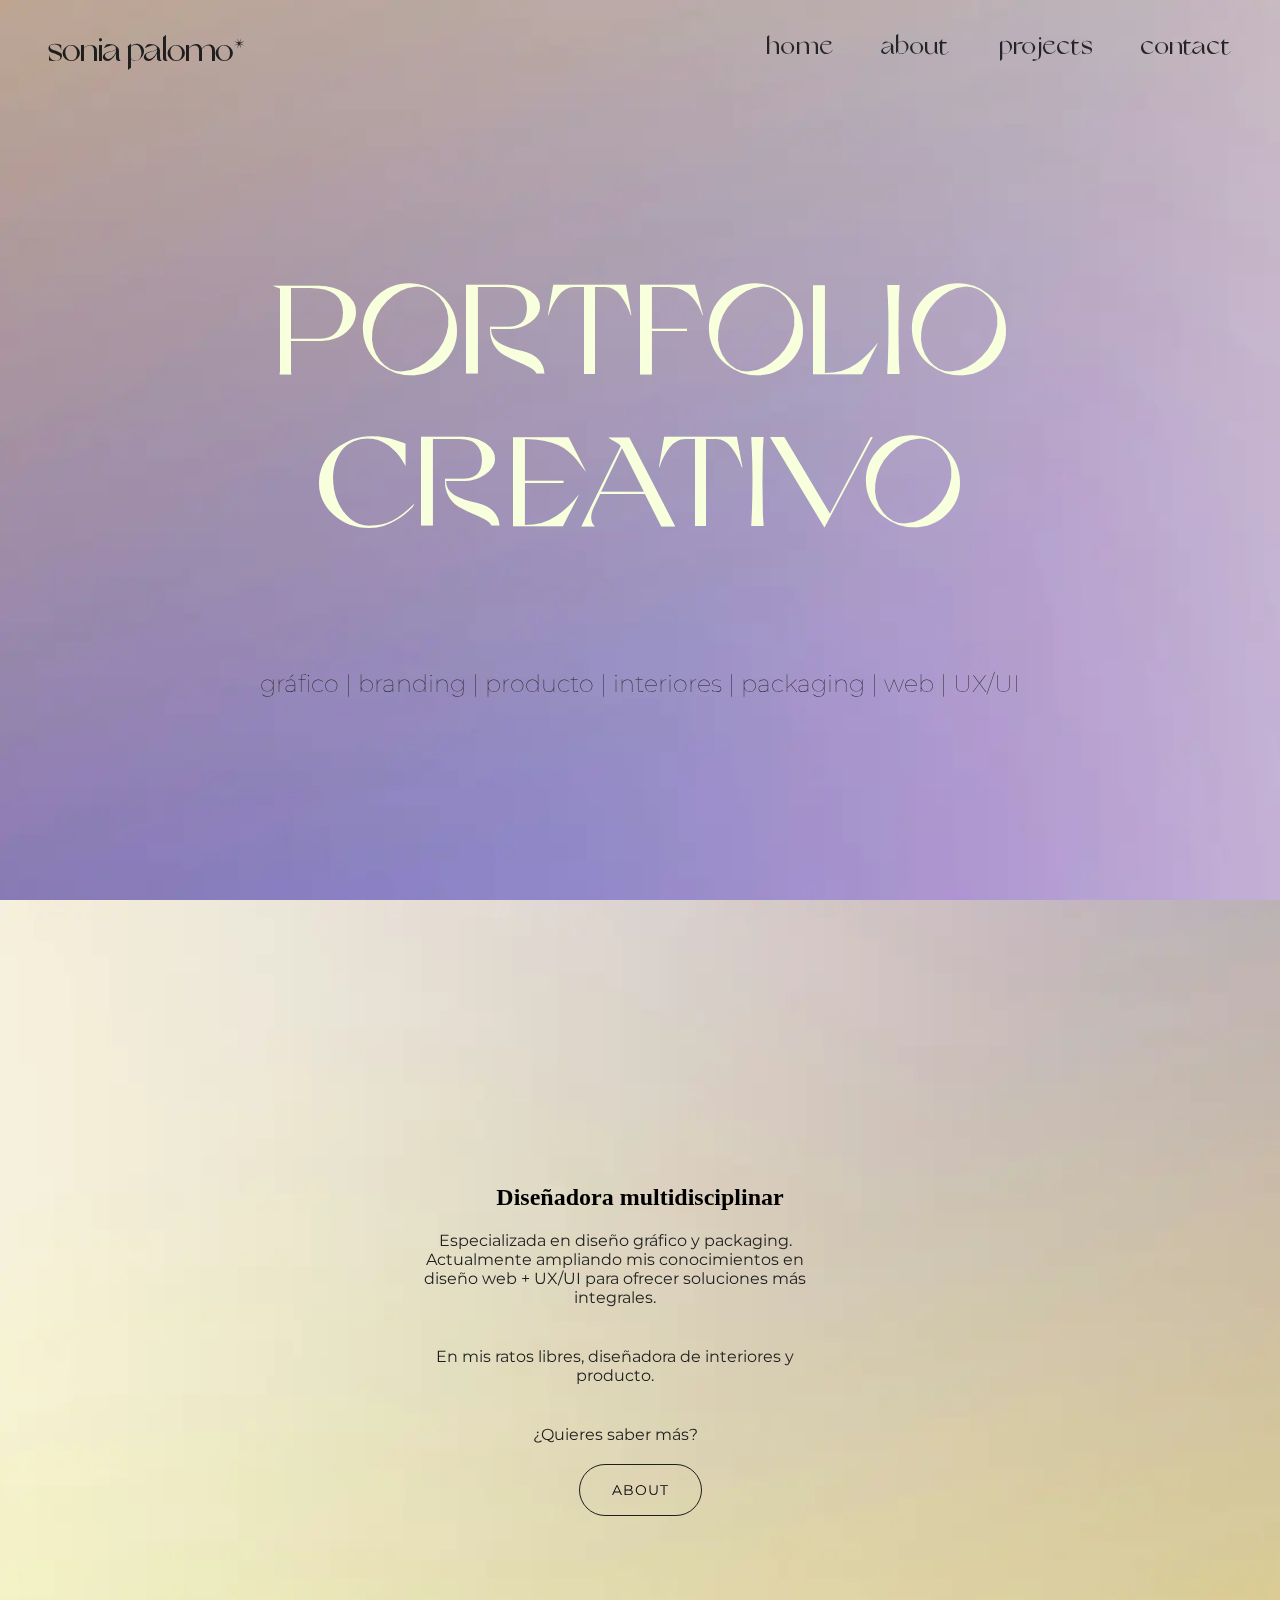
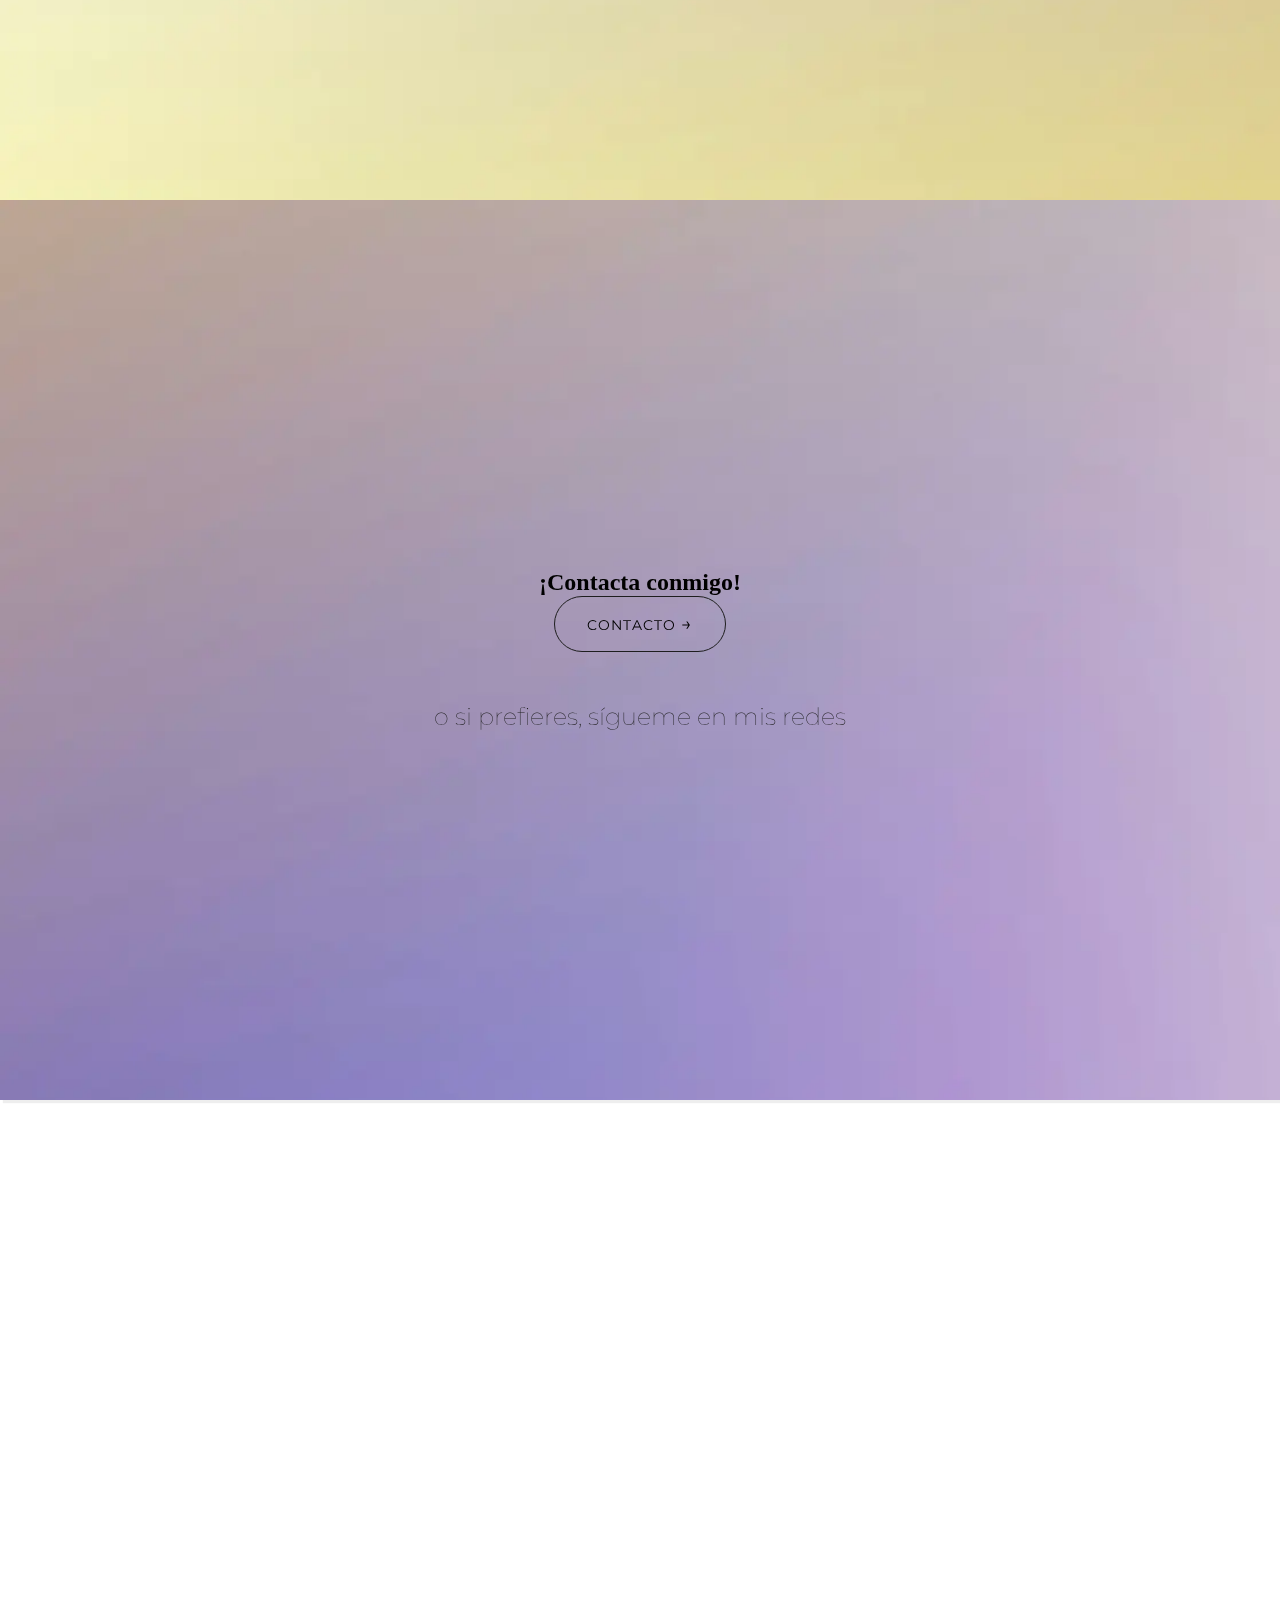
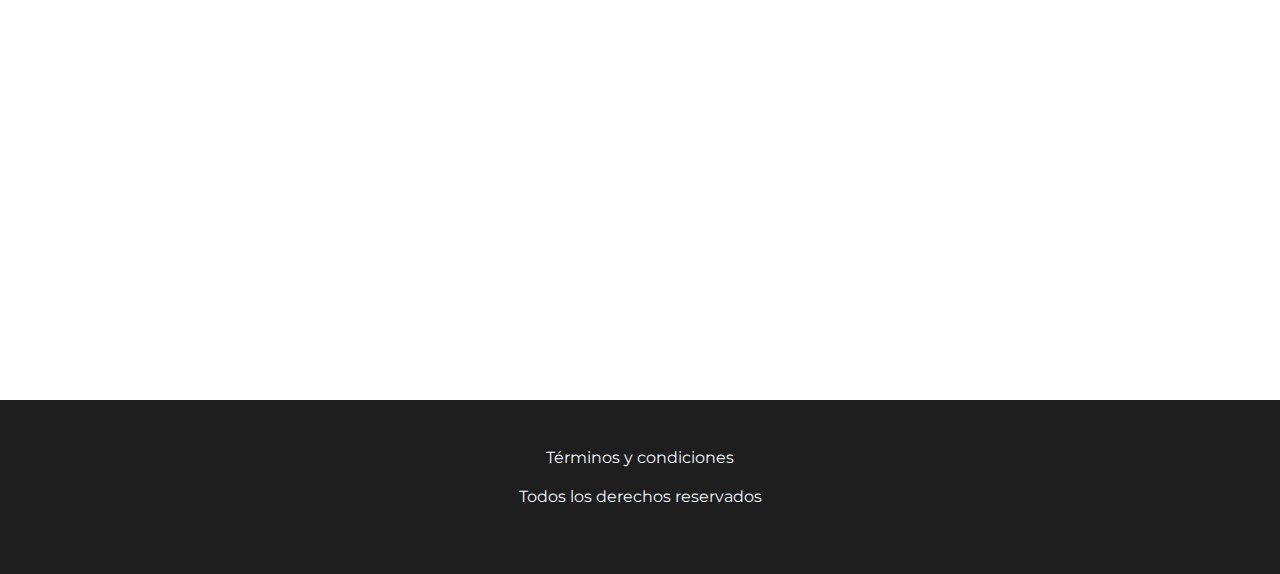
<file: index.html>
<!DOCTYPE html>
<html lang="es">

<head>
    <meta charset="UTF-8">
    <meta name="viewport" content="width=device-width, initial-scale=1.0">
    <title>Portfolio</title>

    <!-- google fonts -->

    <link rel="preconnect" href="https://fonts.googleapis.com">
    <link rel="preconnect" href="https://fonts.gstatic.com" crossorigin>
    <link href="https://fonts.googleapis.com/css2?family=Montserrat:ital,wght@0,100..900;1,100..900&display=swap"
        rel="stylesheet">

    <!-- google icons -->
    <link rel="stylesheet"
        href="https://fonts.googleapis.com/css2?family=Material+Symbols+Outlined:opsz,wght,FILL,GRAD@24,400,0,0&icon_names=menu" />
    <link rel="stylesheet" href="https://fonts.googleapis.com/css2?family=Material+Symbols+Outlined&display=swap" />



    <!-- css styles -->
    <link rel="stylesheet" href="./css/reset.css">
    <link rel="stylesheet" href="./css/style.css">


    <!-- javascript -->
    <script defer src="./js/script.js"></script>
</head>

<body>

    <header class="Header">

        <a class="Header-logo" href="./index.html">sonia palomo*</a>

        <span class="Header-menuBtn material-symbols-outlined" id="menuBtn">
            menu
        </span>


        <ul class="Header-menuNav">
            <li><a href="./index.html">home</a></li>
            <li><a href="./about.html">about</a></li>
            <li><a href="./projects.html">projects</a></li>
            <li><a href="./contact.html">contact</a></li>
        </ul>

    </header>

    <main>

        <div class="Wrapper">
            <section class="Section Section--hero">

               

                <h1 class="Section-title Section-title--bigger">PORTFOLIO <span style="font-size: 24px;"></span>CREATIVO</h1>
                <h2 class="Section-subtitle">gráfico | branding | producto | interiores | packaging | web | UX/UI</h2>

            </section>

            <section class="Section Section--intro">
                <h2 class="Section-title--wrap">Diseñadora multidisciplinar </h2>
                    <div class="Section-info">
                        <p>Especializada en diseño gráfico y packaging. Actualmente ampliando mis conocimientos en
                            diseño web  +  UX/UI para ofrecer
                            soluciones más integrales.</p>
                        <p> En mis ratos libres, diseñadora de interiores y producto.</p>
                        <p> ¿Quieres saber más?</p>

                    </div>

                    <button class="Btn"><a href="./about.html">ABOUT</a></button>
            </section>

            <section class="Section">
                <h2 class="Section-title--wrap">¡Contacta conmigo!</h2>
                
                    <button class="Btn"><a href="./contact.html">CONTACTO <span style="font-size: 18px;">→</span></a></button>

                    <h3 class="Section-subtitle">o si prefieres, sígueme en mis redes</h3>
                    <div class="Redes-container">
                        
                    </div>
            </section>
        </div>
    </main>

    <footer>
        <a href="./terminosycondiciones.html">Términos y condiciones</a>
        <p>Todos los derechos reservados</p>
    </footer>

</body>

</html>
</file>
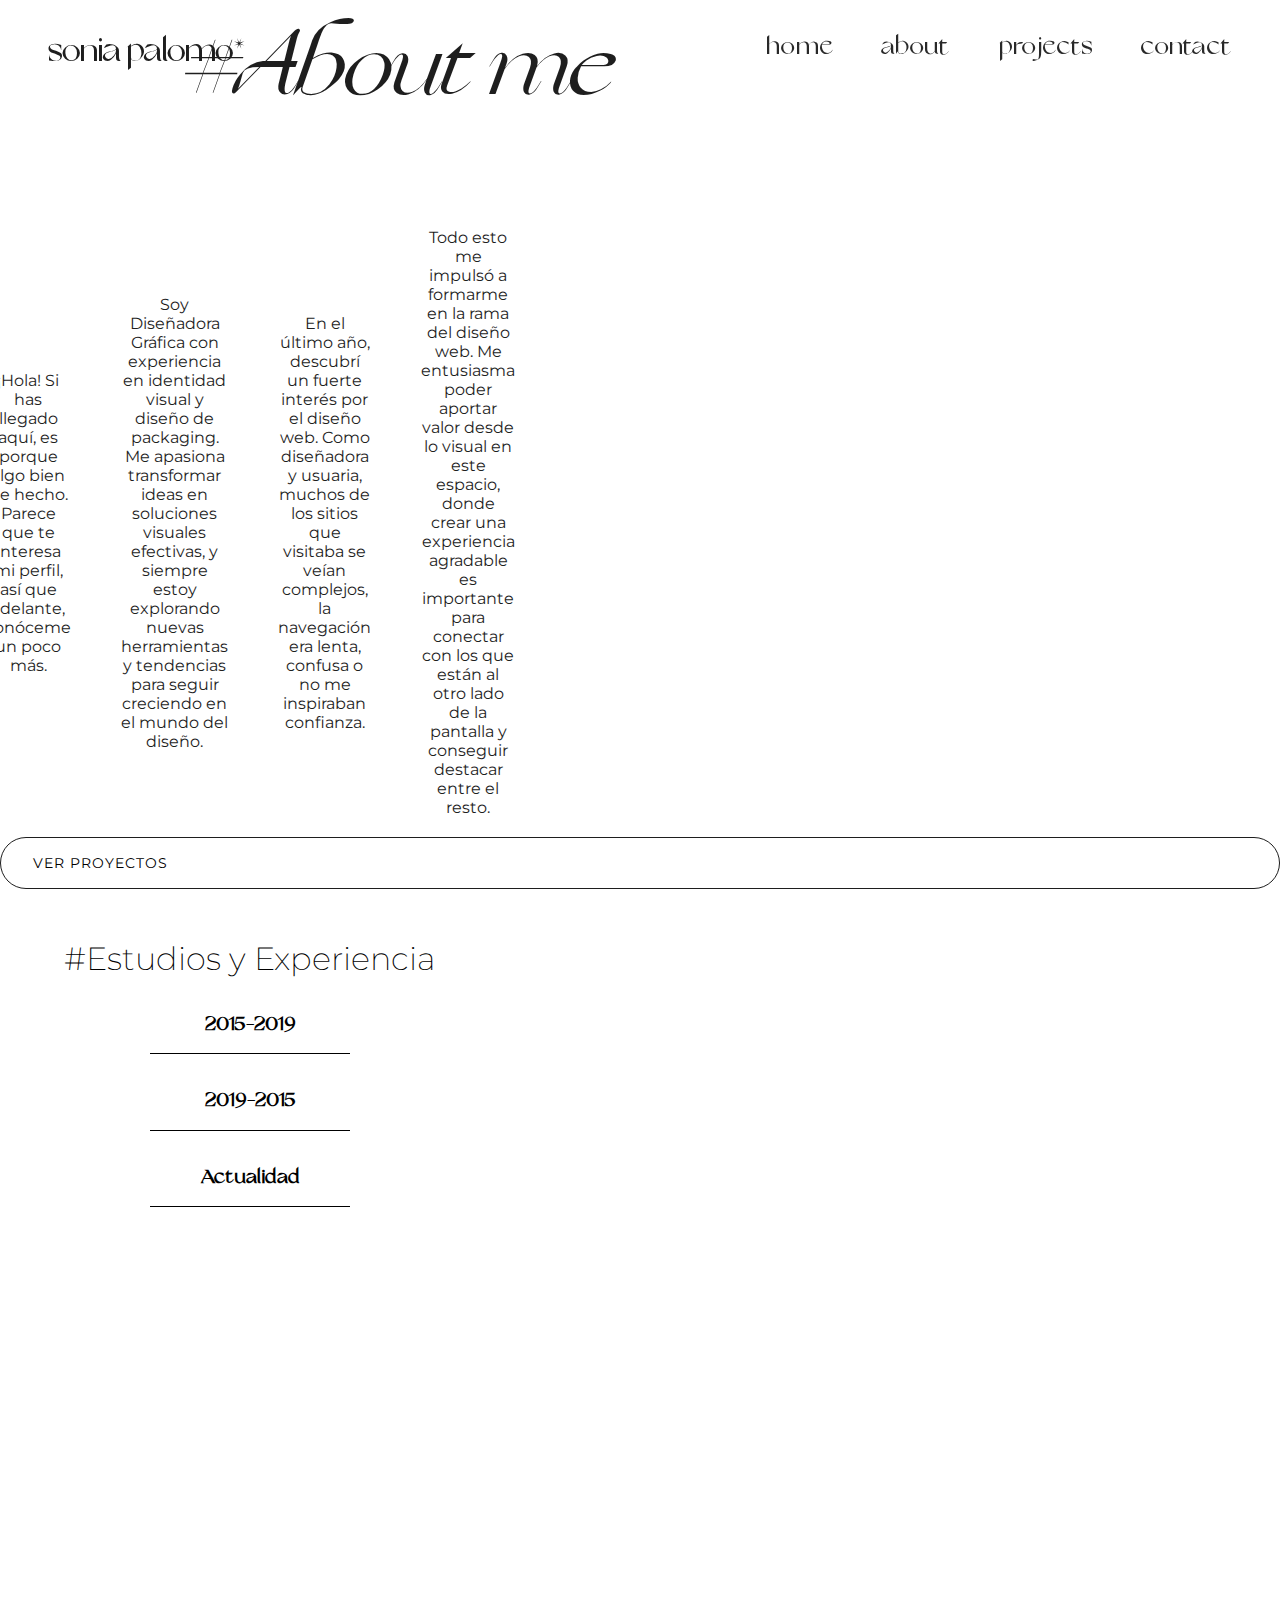
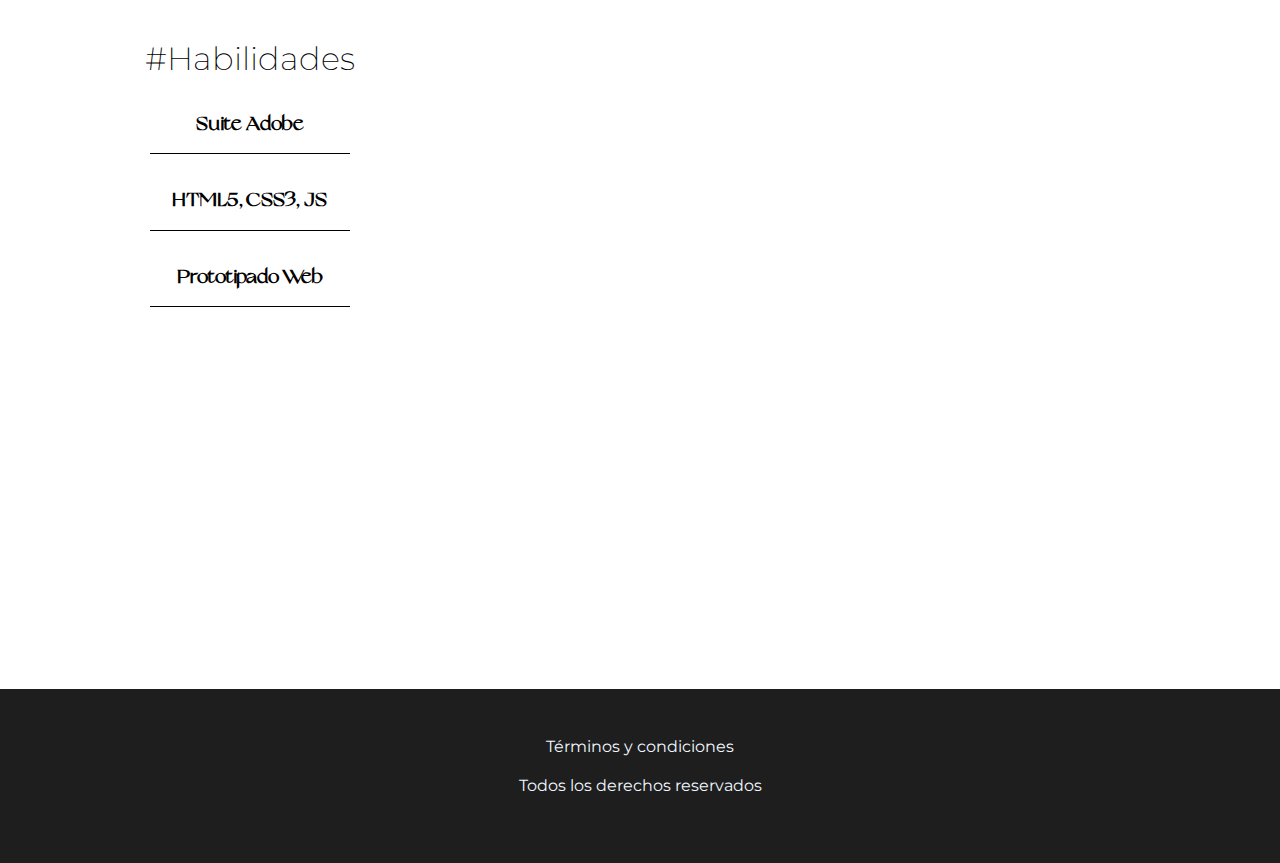
<file: about.html>
<!DOCTYPE html>
<html lang="es">

<head>
    <meta charset="UTF-8">
    <meta name="viewport" content="width=device-width, initial-scale=1.0">
     <!-- Información para buscadores y redes -->
     <meta name="author" content="Sonia Palomo Rebollo">
     <meta name="description"
         content="Portfolio personal de Sonia Palomo Rebollo con proyectos de diseño gráfico, web y de producto.">
     <meta name="keywords" content="portfolio, diseño gráfico, diseño web, diseño de producto, Sonia Palomo Rebollo">
 
     <title>Portfolio | Sonia Palomo Rebollo</title>

    <!-- google fonts -->

    <link rel="preconnect" href="https://fonts.googleapis.com">
    <link rel="preconnect" href="https://fonts.gstatic.com" crossorigin>
    <link href="https://fonts.googleapis.com/css2?family=Montserrat:ital,wght@0,100..900;1,100..900&display=swap"
        rel="stylesheet">

    <!-- google icons -->
    <link rel="stylesheet"
        href="https://fonts.googleapis.com/css2?family=Material+Symbols+Outlined:opsz,wght,FILL,GRAD@24,400,0,0&icon_names=menu">
    <link rel="stylesheet" href="https://fonts.googleapis.com/css2?family=Material+Symbols+Outlined&display=swap">



    <!-- css styles -->
    <link rel="stylesheet" href="./css/reset.css">
    <link rel="stylesheet" href="./css/style.css">
    <link rel="stylesheet" href="./css/about.css">


    <!-- javascript -->
    <script defer src="./js/script.js"></script>


    <style>

    </style>
</head>

<body >

    <header class="Header">

        <a class="Header-logo" href="./index.html">sonia palomo*</a>

        <span class="Header-menuBtn material-symbols-outlined" id="menuBtn">
            menu
        </span>


        <ul class="Header-menuNav">
            <li><a href="./index.html">home</a></li>
            <li><a href="./about.html">about</a></li>
            <li><a href="./projects.html">projects</a></li>
            <li><a href="./contact.html">contact</a></li>
        </ul>

    </header>

    <main >

        <section class=" Section-comun">
            <h1 class="Section-title">#About me</h1>
          

            <div class="Section-about Section-info">

                <p> ¡Hola!
                    Si has llegado aquí, es porque algo bien he hecho.
                    Parece que te interesa mi perfil, así que adelante, conóceme un poco más.  </p>

                    <p>   Soy Diseñadora Gráfica con experiencia en identidad visual y diseño de packaging. Me apasiona
                    transformar ideas en soluciones visuales efectivas, y siempre estoy explorando nuevas herramientas y
                    tendencias para seguir creciendo en el mundo del diseño. </p>

                <p>En el último año, descubrí un fuerte interés por el diseño web. Como diseñadora y usuaria, muchos de
                    los sitios que visitaba se veían complejos, la navegación era lenta, confusa o no me inspiraban
                    confianza. </p>


                <p>Todo esto me impulsó a formarme en la rama del diseño web. Me entusiasma poder aportar valor desde lo visual en este espacio, donde crear una experiencia
                    agradable es importante para conectar con los que están al otro lado de la pantalla y conseguir
                    destacar entre el resto. </p>




                </div>
        </section>          
 

        <a class="Btn" href="./projects.html">VER PROYECTOS</a>

      
        

        <section class="Section-about--acordion">



            <div class="Container">
                <h1 class="Container-title">#Estudios y Experiencia</h1>
               

                <div class="Bloque">
                    <h3 class="Bloque-title">2015-2019</h3>
                        <div class="Bloque-content">
                            <p class="Bloque-destacado"><strong>Grado en Diseño Integral y Gestión de la Imagen –
                                    URJC</strong></p>
                            <p class="Bloque-detalle">Formación en diseño gráfico, identidad visual, dirección de arte y
                                estrategia de marca.</p>
                        </div>
                </div>

                <div class="Bloque">
                    <h3 class="Bloque-title">2019-2015</h3>
                        <div class="Bloque-content">
                            <p class="Bloque-destacado"><strong>Diseñadora gráfica y artefinalista - PUNTOQPACK</strong>
                            </p>
                            <p class="Bloque-detalle">
                            <ul>
                                <li>-Desarrollo y supervisión de proyectos de branding aplicado a envases de un solo uso
                                    para hostelería.</li>
                                <li>-Búsqueda de soluciones tanto a nivel técnico del envase y usabilidad, así como de
                                    la implementación de la identidad corporativa de las diferentes marcas en el
                                    packaging con el fin de generar experiencia de marca satisfactoria y mejorando su
                                    reputación</li>
                                <li>-Revisión de artes finales, puesta previa a producción</li>
                            </ul>
                        </div>
                </div>

                <div class="Bloque">
                    <h3 class="Bloque-title">Actualidad</h3>
                        <div class="Bloque-content">
                            <p class="Bloque-destacado"><strong>Máster en diseño web y conceptualización UX/UI - ESCUELA
                                    CEI</strong></p>
                            <p class="Bloque-detalle">
                            <ul>
                                <li>MÓDULO 1. Diseño web con html, css y javascript</li>
                                <li>MÓDULO 2. Diseño web con wordpress</li>
                                <li>MÓDULO 3. Experiencia de usuario e interfaces UX/UI y prototipado web con Figma</li>
                            </ul>
                        </div>
                </div>


            </div>





            <div class="Container">
                <h2 class="Container-title">#Habilidades</h2>
          

                <div class="Bloque">
                    <h3 class="Bloque-title">Suite Adobe</h3>
                        <div class="Bloque-content">
                            <!-- <p class="Bloque-destacado"><strong></strong></p> -->

                            <ul>
                                <li>Illustrator</li>
                                <li>Photoshop</li>
                                <li>Adobe XD</li>
                            </ul>

                        </div>
                </div>


                <div class="Bloque">
                    <h3 class="Bloque-title">HTML5, CSS3, JS</h3>
                        <div class="Bloque-content">
                            <p>Visual Studio Code</p>
                           
                        </div>
                </div>

                <div class="Bloque">
                    <h3 class="Bloque-title">Prototipado Web</h3>
                        <div class="Bloque-content">
                            <p>Figma</p>
                           
                        </div>
                </div>


            </div>






        </section>




    </main>

    <footer>

        <a href="./terminosycondiciones.html">Términos y condiciones</a>
        <p>Todos los derechos reservados</p>
    </footer>

</body>

</html>
</file>
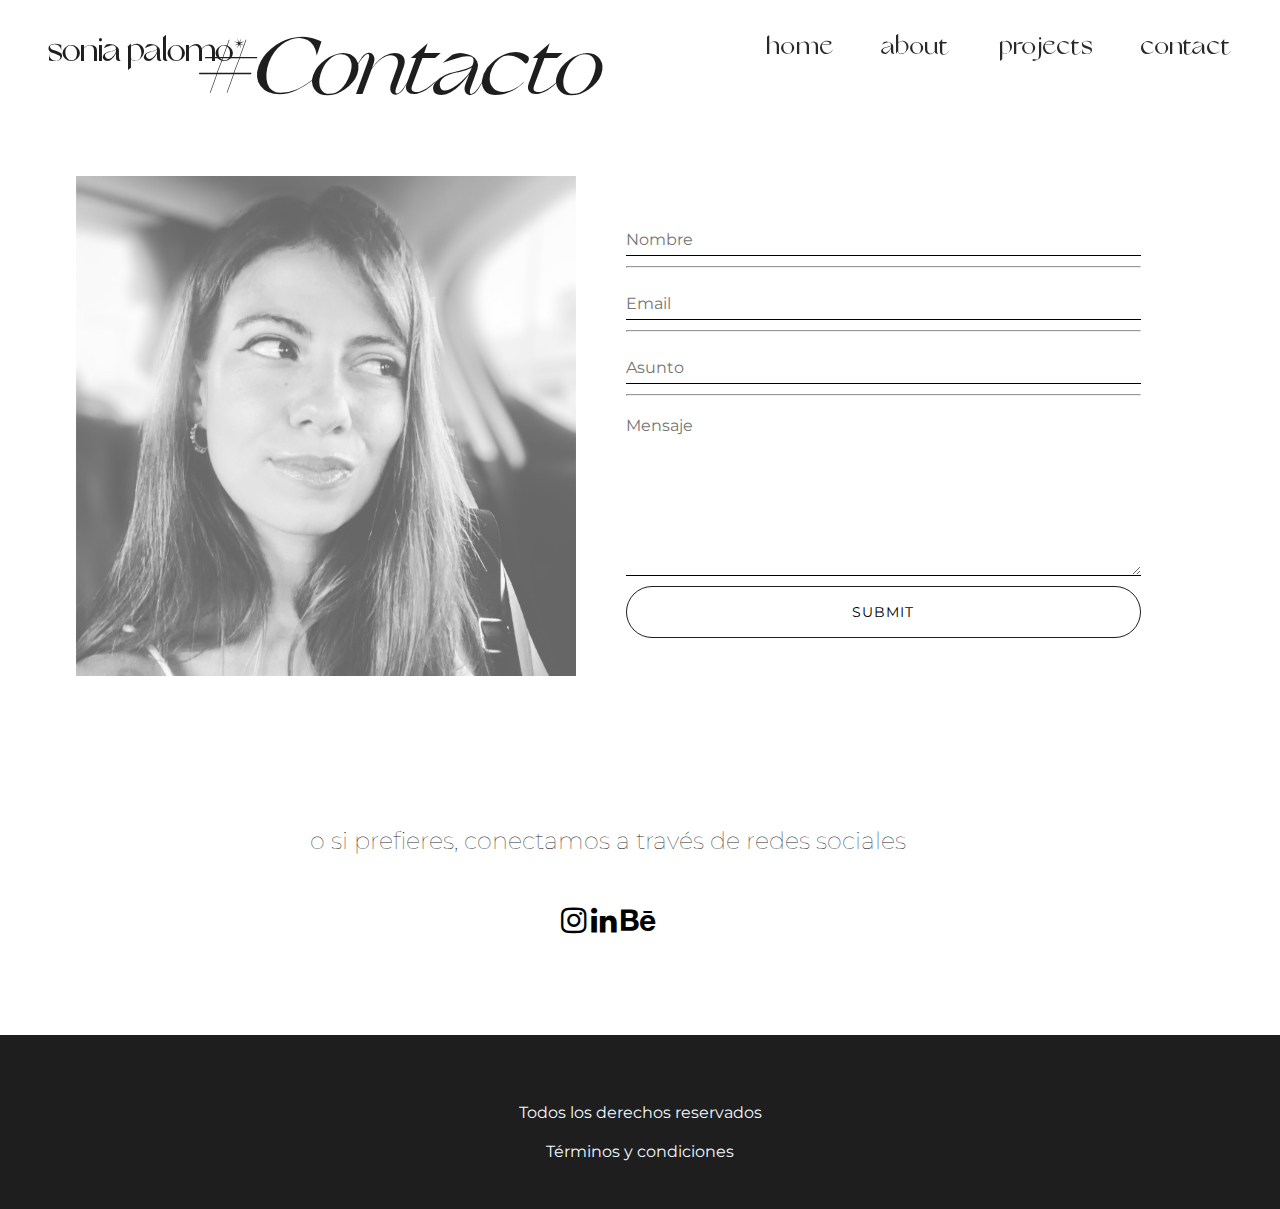
<file: contact.html>
<!DOCTYPE html>
<html lang="es">

<head>
    <meta charset="UTF-8">
    <meta name="viewport" content="width=device-width, initial-scale=1.0">
    <title>Portfolio</title>

    <!-- google fonts -->

    <link rel="preconnect" href="https://fonts.googleapis.com">
    <link rel="preconnect" href="https://fonts.gstatic.com" crossorigin>
    <link href="https://fonts.googleapis.com/css2?family=Montserrat:ital,wght@0,100..900;1,100..900&display=swap"
        rel="stylesheet">

    <!-- google icons -->
    <link rel="stylesheet"
        href="https://fonts.googleapis.com/css2?family=Material+Symbols+Outlined:opsz,wght,FILL,GRAD@24,400,0,0&icon_names=menu" />
    <link rel="stylesheet" href="https://fonts.googleapis.com/css2?family=Material+Symbols+Outlined&display=swap" />

    <!-- icons rrss -->
    <link rel="stylesheet" href="https://cdnjs.cloudflare.com/ajax/libs/font-awesome/4.7.0/css/font-awesome.min.css">



    <!-- css styles -->
    <link rel="stylesheet" href="./css/reset.css">
    <link rel="stylesheet" href="./css/style.css">
    <link rel="stylesheet" href="./css/contact.css">
    <link rel="stylesheet" href="./projects.html">

    <!-- javascript -->
    <script defer src="./js/script.js"></script>


    <style>

    </style>
</head>

<body>

    <header class="Header">

        <a class="Header-logo" href="./index.html">sonia palomo*</a>

        <span class="Header-menuBtn material-symbols-outlined" id="menuBtn">
            menu
        </span>


        <ul class="Header-menuNav">
            <li><a href="./index.html">home</a></li>
            <li><a href="./about.html">about</a></li>
            <li><a href="./projects.html">projects</a></li>
            <li><a href="./">contact</a></li>
        </ul>

    </header>

    <main>

        <section class="Section-comun">



            <h1 class="Section-title">#Contacto</h1>


        </section>

        <div class="Section--container">

            <div class="Imagen-perfil">
                <!-- <h2 class="Section-subtitle"> ¿Hablamos?</h2> -->
                <img class="Imagen-perfil-size" src=".//sources/images/imagen-perfil.jpg" alt="foto de presentación">
            </div>


            <form class="Form" action="#" method="post">




                <label for="name"></label>
                <input class="Name" type="text" id="txt-name" name="txt-name" placeholder="Nombre" required>
                <hr>
                <label for="email"></label>
                <input class="Email" type="text" id="txt-email" name="txt-email" placeholder="Email" required>
                <hr>
                <label for="asunto"></label>
                <input class="Asunto" type="text" id="txt-asunto" name="txt-asunto" placeholder="Asunto" required>
                <hr>
                <label for="mesagge"></label>
                <textarea class="Text-area" name="textarea" rows="10" cols="50" placeholder="Mensaje"
                    required></textarea>


                <input class="Btn" type="submit" value="SUBMIT">

            </form>

        </div>

        <section class="Section--container Section--container-redes">
            <h3 class="Section-subtitle">o si prefieres, conectamos a través de redes sociales</h3>

            

            <div class="Redes-container">


                <a href="https://www.instagram.com/sonpalomo_/?igsh=anZpMm12aTl6NW4y#"><i class="fa fa-instagram"
                        style="font-size:30px"></i></a>


                <a href="#"><i class="fa fa-linkedin" style="font-size:30px"></i></a>


                <a href="#"><i class="fa fa-behance" style="font-size:30px"></i></a>

            </div>
        </section>







    </main>

    <footer>
        <p>Todos los derechos reservados</p>
        <a href="./terminosycondiciones.html">Términos y condiciones</a>

    </footer>

</body>

</html>
</file>
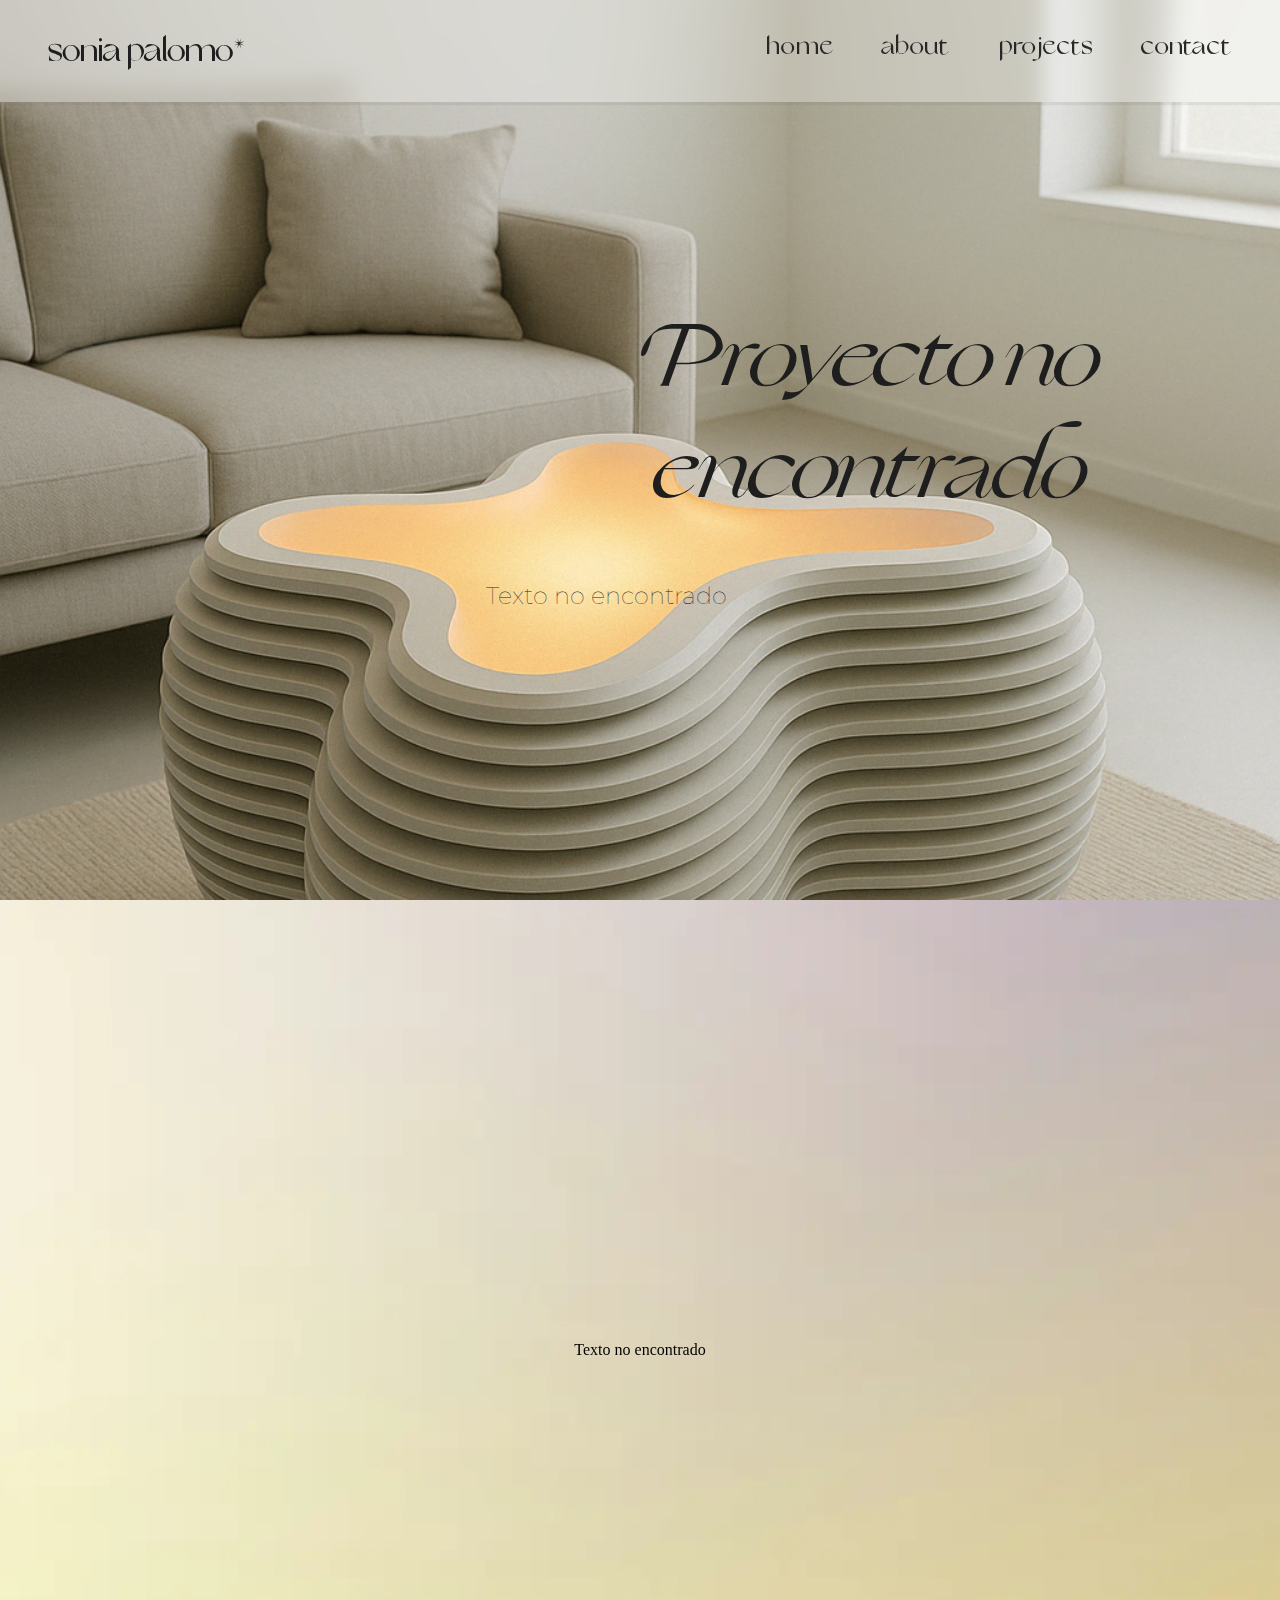
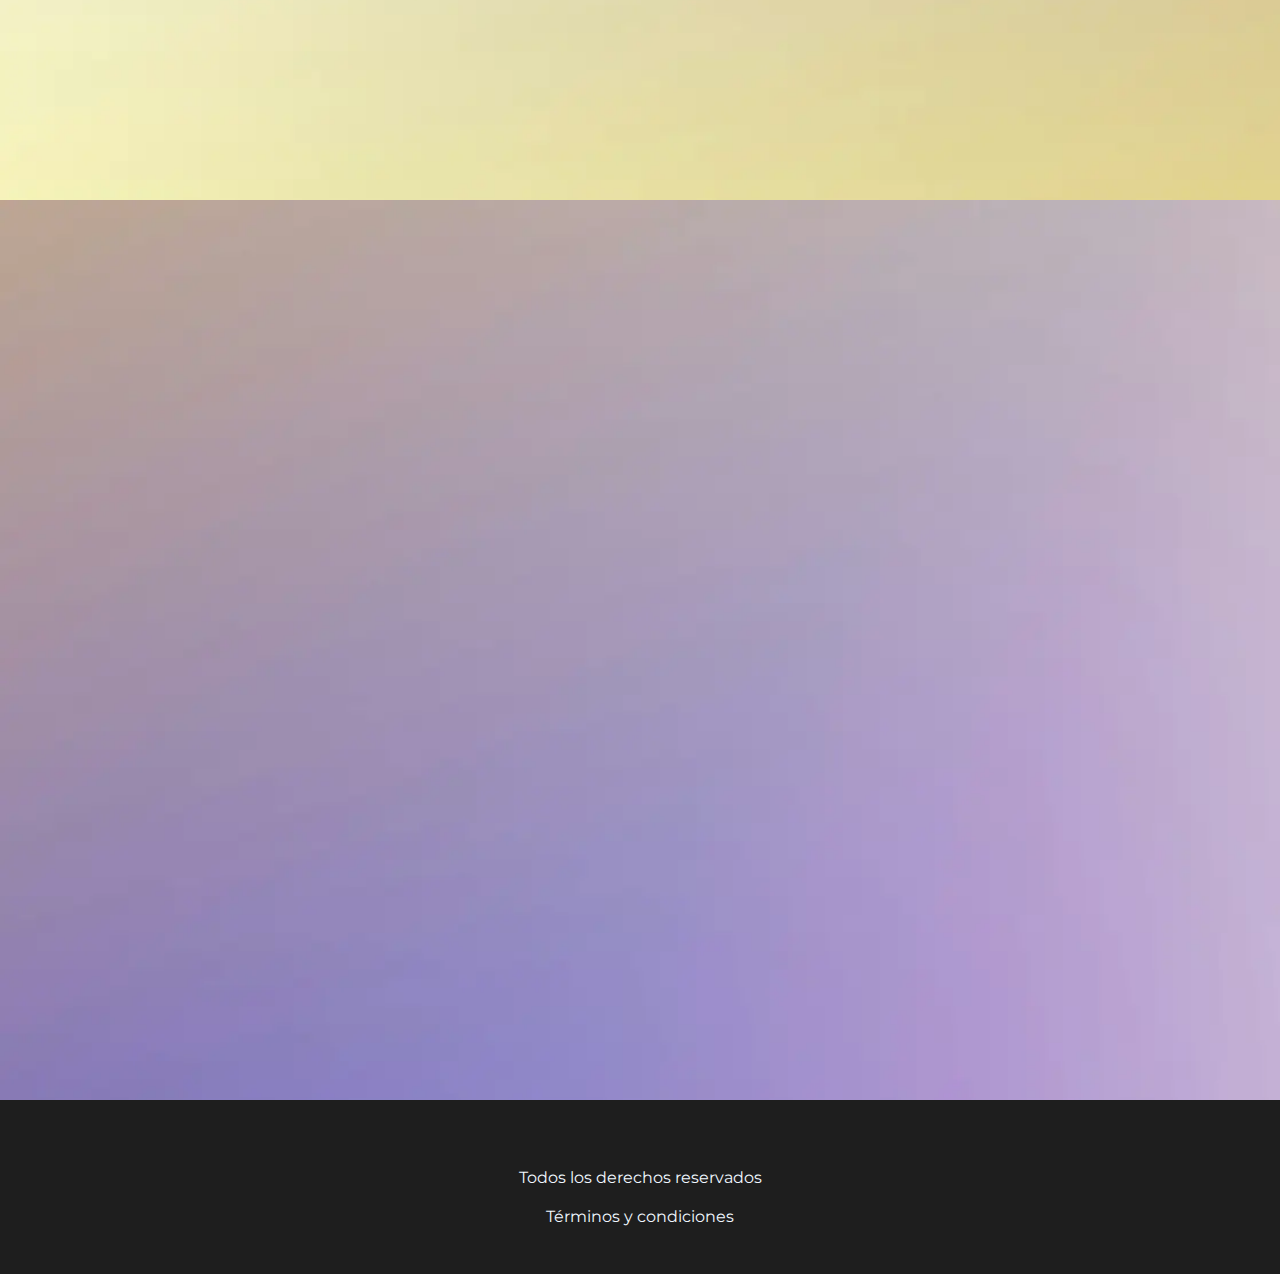
<file: layoutproject.html>
<!DOCTYPE html>
<html lang="es">

<head>
    <meta charset="UTF-8">
    <meta name="viewport" content="width=device-width, initial-scale=1.0">

    <!-- Información para buscadores y redes -->
    <meta name="author" content="Sonia Palomo Rebollo">
    <meta name="description"
        content="Portfolio personal de Sonia Palomo Rebollo con proyectos de diseño gráfico, web y de producto.">
    <meta name="keywords" content="portfolio, diseño gráfico, diseño web, diseño de producto, Sonia Palomo Rebollo">

    <title>Portfolio | Sonia Palomo Rebollo</title>

    <!-- google fonts -->

    <link rel="preconnect" href="https://fonts.googleapis.com">
    <link rel="preconnect" href="https://fonts.gstatic.com" crossorigin>
    <link href="https://fonts.googleapis.com/css2?family=Montserrat:ital,wght@0,100..900;1,100..900&display=swap"
        rel="stylesheet">

    <!-- google icons -->
    <link rel="stylesheet"
        href="https://fonts.googleapis.com/css2?family=Material+Symbols+Outlined:opsz,wght,FILL,GRAD@24,400,0,0&icon_names=menu">
    <link rel="stylesheet" href="https://fonts.googleapis.com/css2?family=Material+Symbols+Outlined&display=swap">



    <!-- css styles -->
    <link rel="stylesheet" href="./css/reset.css">
    <link rel="stylesheet" href="./css/style.css">
    <link rel="stylesheet" href="./css/layout.css">

    <!-- javascript -->
    <script defer src="./js/script.js"></script>


    <style>

    </style>
</head>

<body data-page="layoutproject">

    <header class="Header">

        <a class="Header-logo" href="./index.html">sonia palomo*</a>

        <span class="Header-menuBtn material-symbols-outlined" id="menuBtn">
            menu
        </span>




        <ul class="Header-menuNav">
            <li><a href="./index.html">home</a></li>
            <li><a href="./about.html">about</a></li>
            <li><a href="./projects.html">projects</a></li>
            <li><a href="./contact.html">contact</a></li>


        </ul>





    </header>

    <main class="Wrapper">




        <section class="Section Section--project " id="projectFeatured">
            <div class="Section-info u-blur ">

                <h1 class="Section-title Section-title--wrap u-white " id="projectTitle">#Nombre del proyecto
                    seleccionado</h1>
                <h2 class="Section-subtitle u-white" id="projectIntro">Breve descripción del proyecto</h2>
            </div>

        </section>


        <section class="Section Section--Container">
            <!-- <h3 class="Container-title"></h3>  -->
            <div class="Container-info" id="projectInfo">

                <!-- Aqui va texto con js -->
            </div>


        </section>

        <section class="Section Section--Container">
            <!-- <h3 class="Container-title"> </h3>  -->
            <div class="Container-carousel" id="projectImages">

                <!-- Aqui va carousel con js -->

            </div>
        </section>

    </main>

    <footer>
        <p>Todos los derechos reservados</p>
        <a href="./terminosycondiciones.html">Términos y condiciones</a>
    </footer>

</body>

</html>
</file>
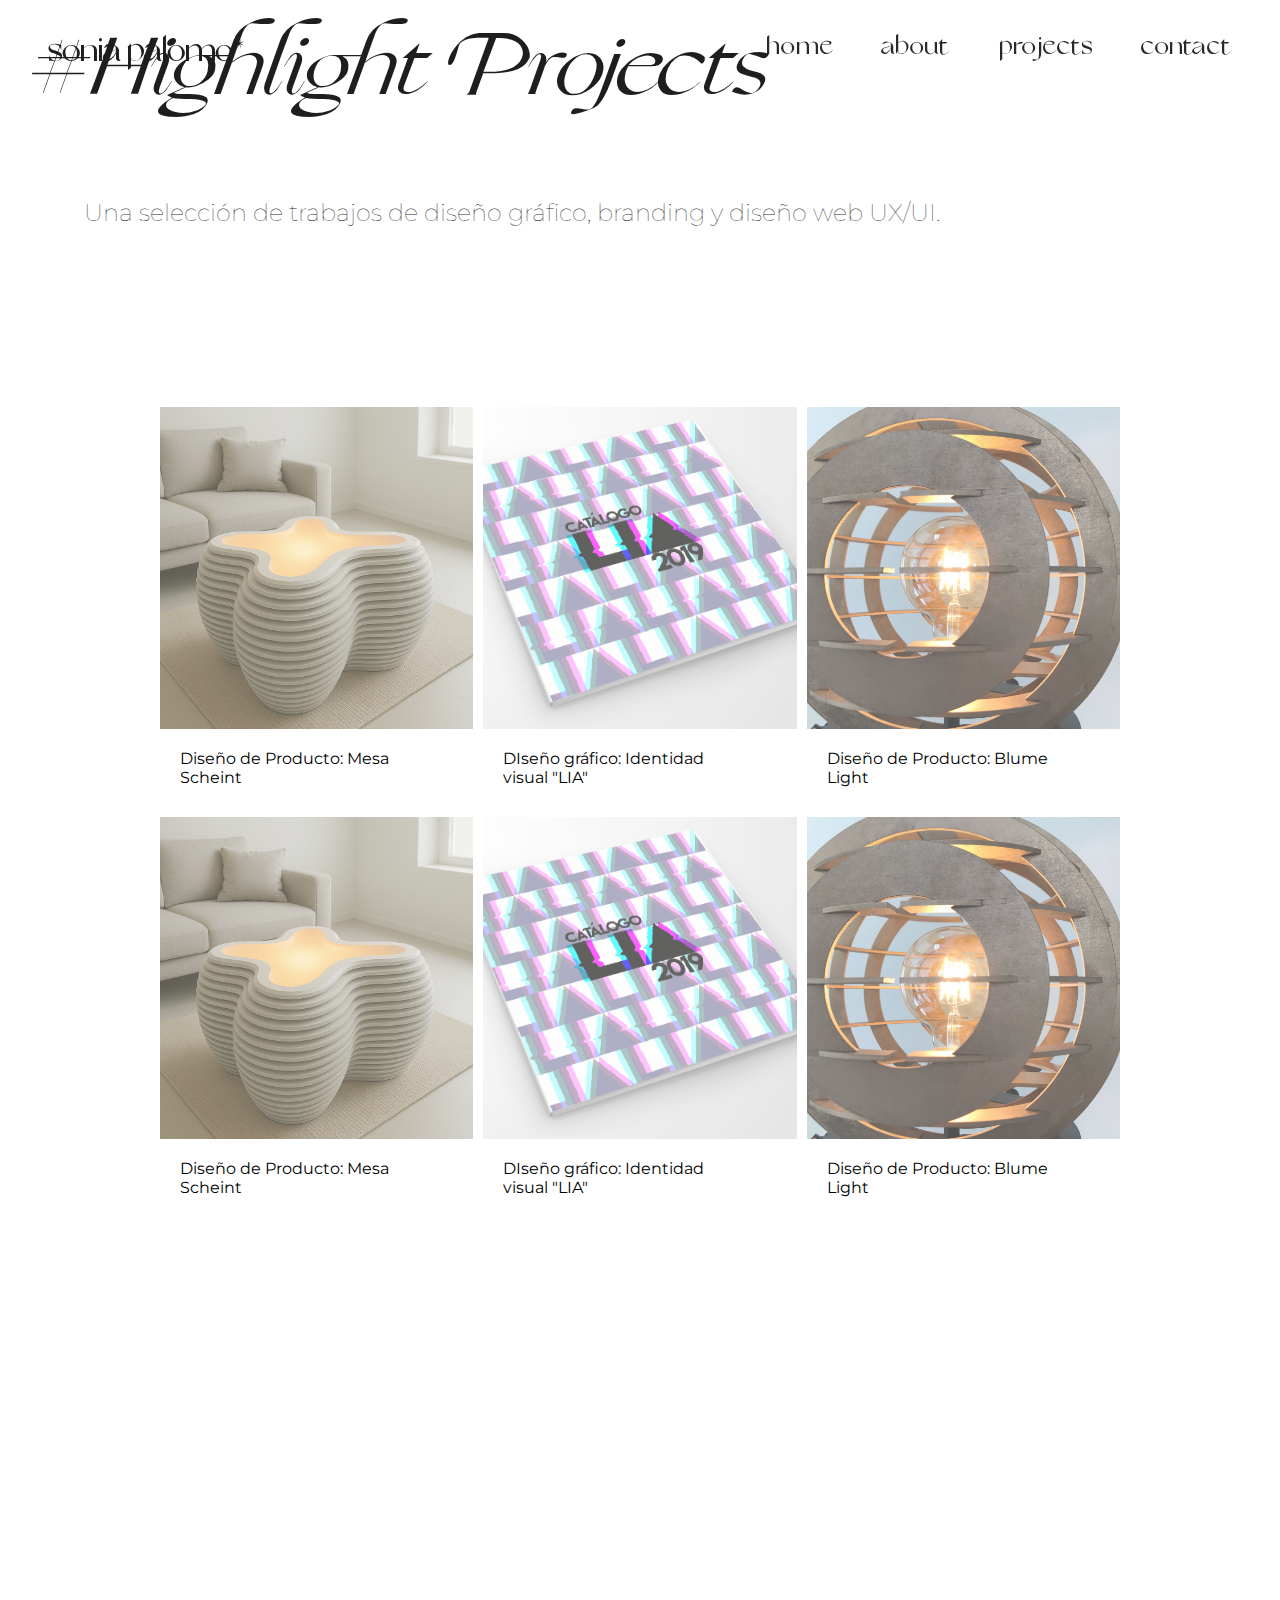
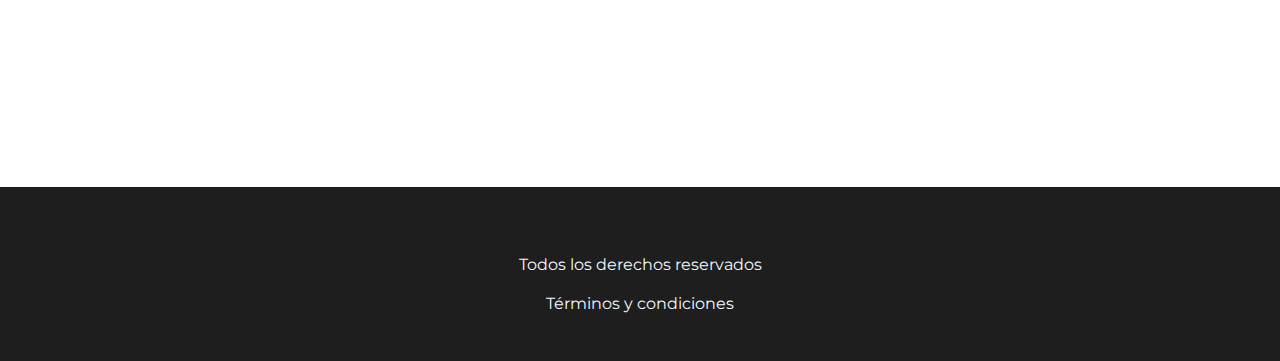
<file: projects.html>
<!DOCTYPE html>
<html lang="es">

<head>
    <meta charset="UTF-8">
    <meta name="viewport" content="width=device-width, initial-scale=1.0">
    <title>Portfolio</title>

    <!-- google fonts -->

    <link rel="preconnect" href="https://fonts.googleapis.com">
    <link rel="preconnect" href="https://fonts.gstatic.com" crossorigin>
    <link href="https://fonts.googleapis.com/css2?family=Montserrat:ital,wght@0,100..900;1,100..900&display=swap"
        rel="stylesheet">

    <!-- google icons -->
    <link rel="stylesheet"
        href="https://fonts.googleapis.com/css2?family=Material+Symbols+Outlined:opsz,wght,FILL,GRAD@24,400,0,0&icon_names=menu" />
    <link rel="stylesheet" href="https://fonts.googleapis.com/css2?family=Material+Symbols+Outlined&display=swap" />



    <!-- css styles -->
    <link rel="stylesheet" href="./css/reset.css">
    <link rel="stylesheet" href="./css/style.css">
    <link rel="stylesheet" href="./css/projects.css">

    <!-- javascript -->
    <script defer src="./js/script.js"></script>


    <style>

    </style>
</head>

<body>

    <header class="Header">

        <a class="Header-logo" href="./index.html">sonia palomo*</a>

        <span class="Header-menuBtn material-symbols-outlined" id="menuBtn">
            menu
        </span>


        <ul class="Header-menuNav">
            <li><a href="./index.html">home</a></li>
            <li><a href="./about.html">about</a></li>
            <li><a href="./projects.html">projects</a></li>
            <li><a href="./contact.html">contact</a></li>
        </ul>

    </header>

    <main>

        <section class="Section--projects" id="projects">
            <h1 class="Section-title">#Highlight Projects</h1>
            <p class="Section-subtitle">Una selección de trabajos de diseño gráfico, branding y diseño web UX/UI.</p>

            <div class="Grid">
                <div class="Grid-item">
                    <a href="./project-1-mesa-scheint.html"><img class="Grid-itemSize" src="./sources/images/scheint-1.png"
                            alt="diseno de mobiliario: mesa scheint" loading="lazy"></a>
                    <p>Diseño de Producto: Mesa Scheint</p>
                </div>
                <div class="Grid-item">
                    <a href="./project-1-mesa-scheint.html"><img class="Grid-itemSize" src="./sources/images/catalogomockupfront.jpg"
                            alt="diseno de mobiliario: mesa scheint" loading="lazy"></a>
                    <p>DIseño gráfico: Identidad visual "LIA"</p>
                </div>
                <div class="Grid-item">
                    <a href="./project-1-mesa-scheint.html"><img class="Grid-itemSize" src="./sources/images/blume-1.jpg"
                            alt="diseno de mobiliario: mesa scheint" loading="lazy"></a>
                            <p>Diseño de Producto: Blume Light</p>
                </div>
                <div class="Grid-item">
                    <a href="./project-1-mesa-scheint.html"><img class="Grid-itemSize" src="./sources/images/scheint-1.png"
                            alt="diseno de mobiliario: mesa scheint" loading="lazy"></a>
                    <p>Diseño de Producto: Mesa Scheint</p>
                </div>
                <div class="Grid-item">
                    <a href="./project-1-mesa-scheint.html"><img class="Grid-itemSize" src="./sources/images/catalogomockupfront.jpg"
                            alt="diseno de mobiliario: mesa scheint" loading="lazy"></a>
                    <p>DIseño gráfico: Identidad visual "LIA"</p>
                </div>
                <div class="Grid-item">
                    <a href="./project-1-mesa-scheint.html"><img class="Grid-itemSize" src="./sources/images/blume-1.jpg"
                            alt="diseno de mobiliario: mesa scheint" loading="lazy"></a>
                            <p>Diseño de Producto: Blume Light</p>
                </div>
             


        </section>

    </main>

    <footer>
        <p>Todos los derechos reservados</p>
        <a href="./terminosycondiciones.html">Términos y condiciones</a>
    </footer>

</body>

</html>
</file>
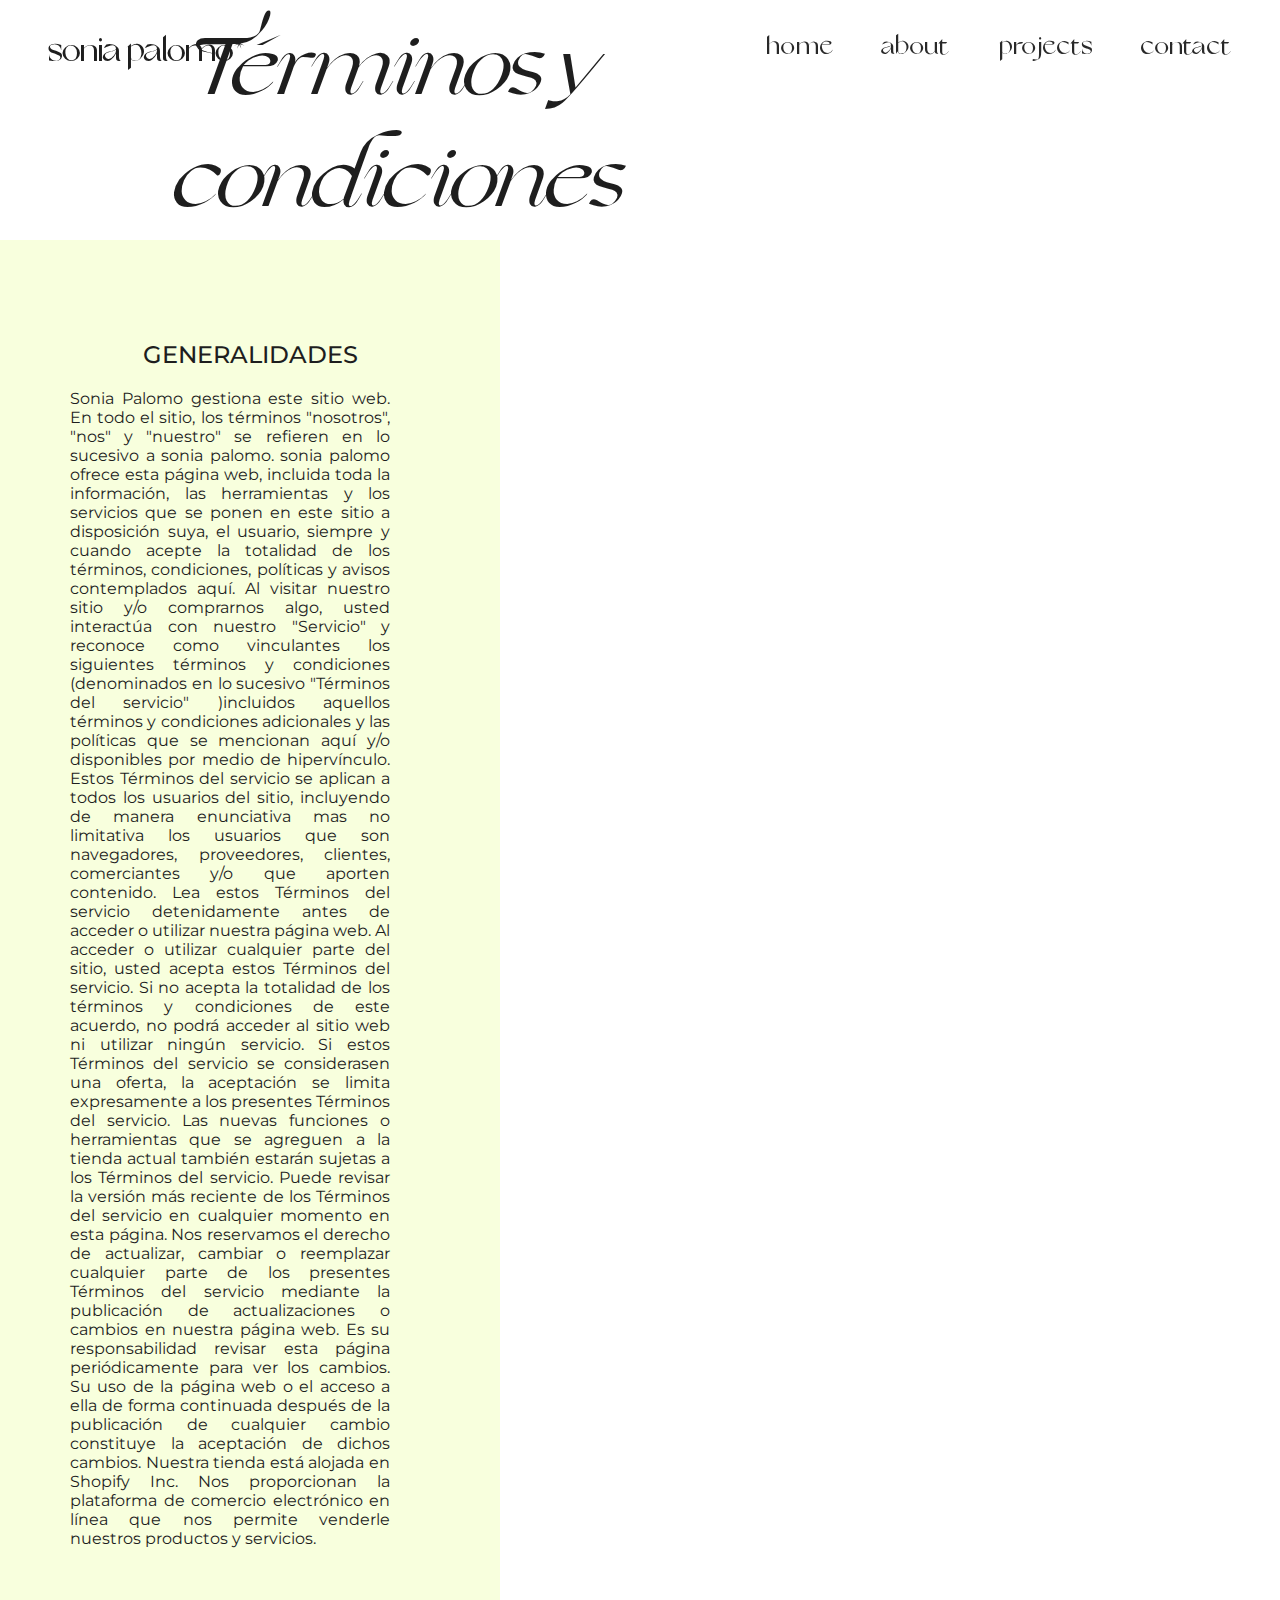
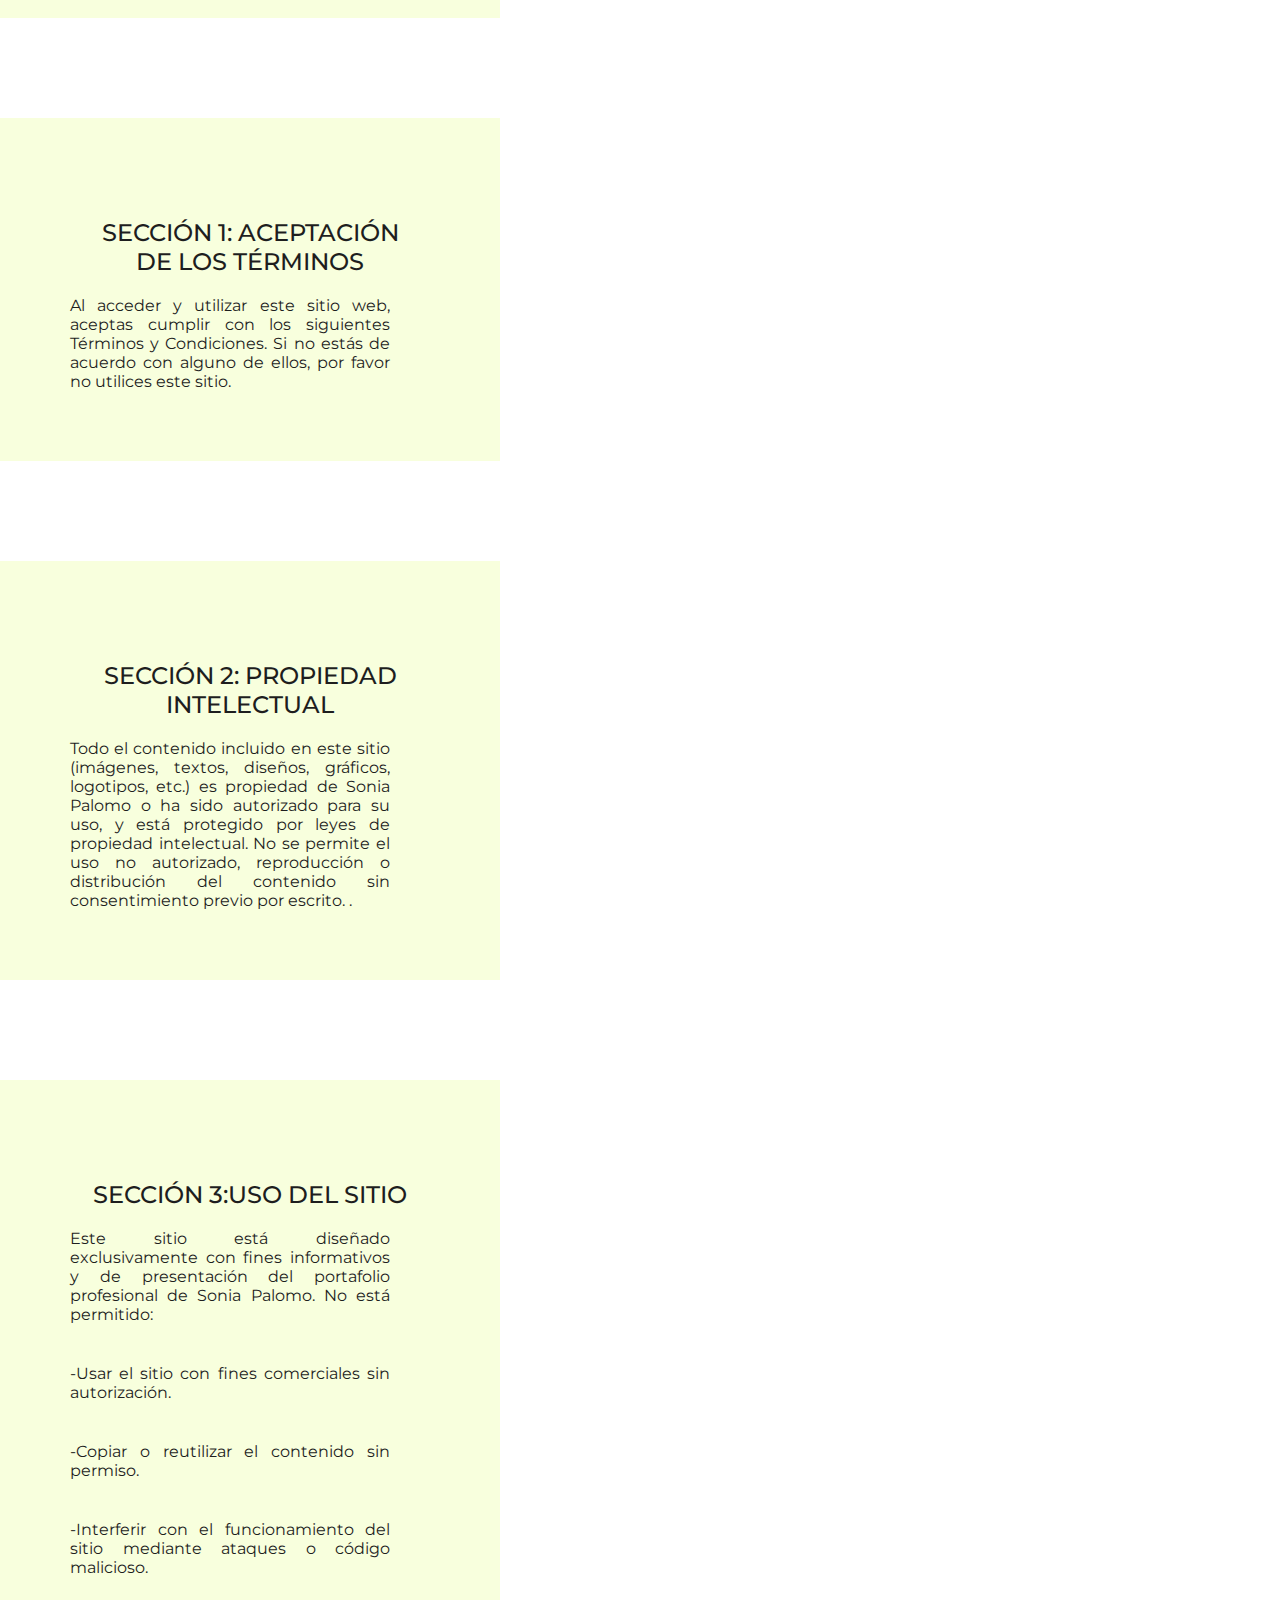
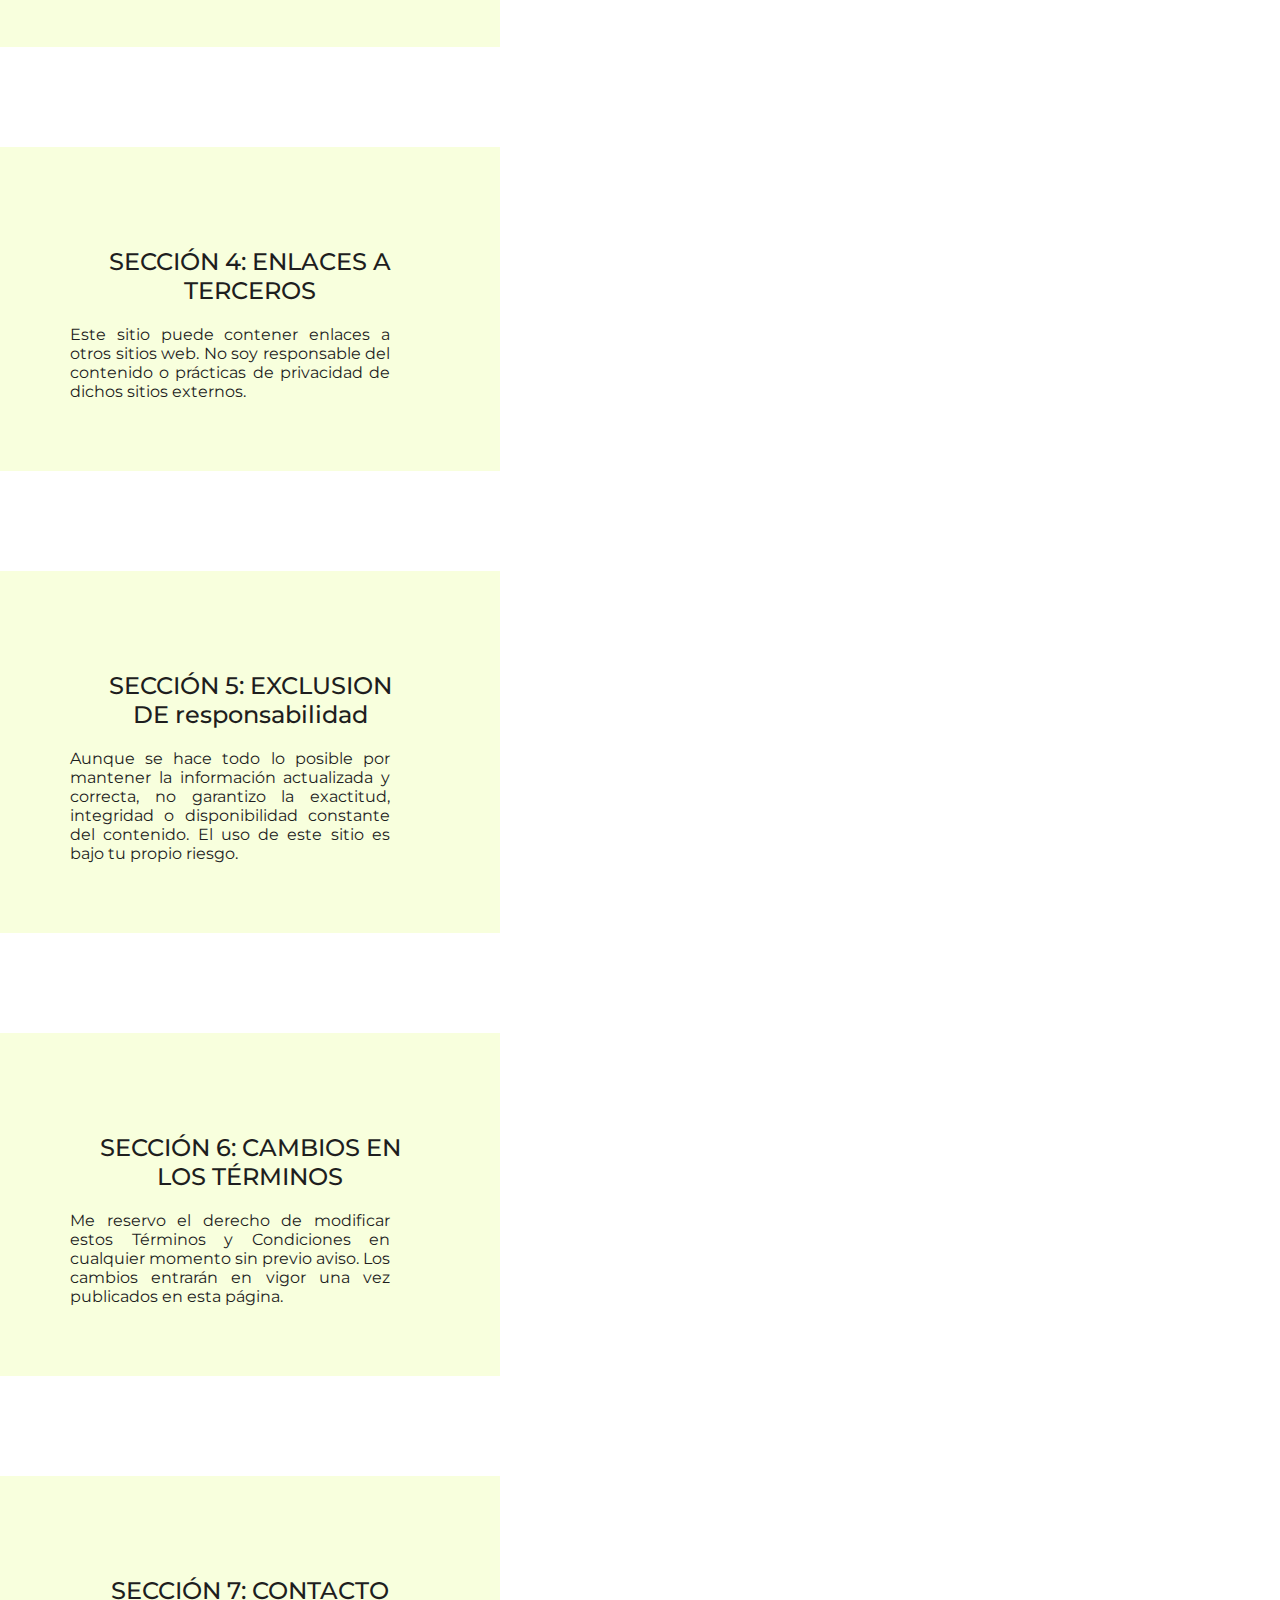
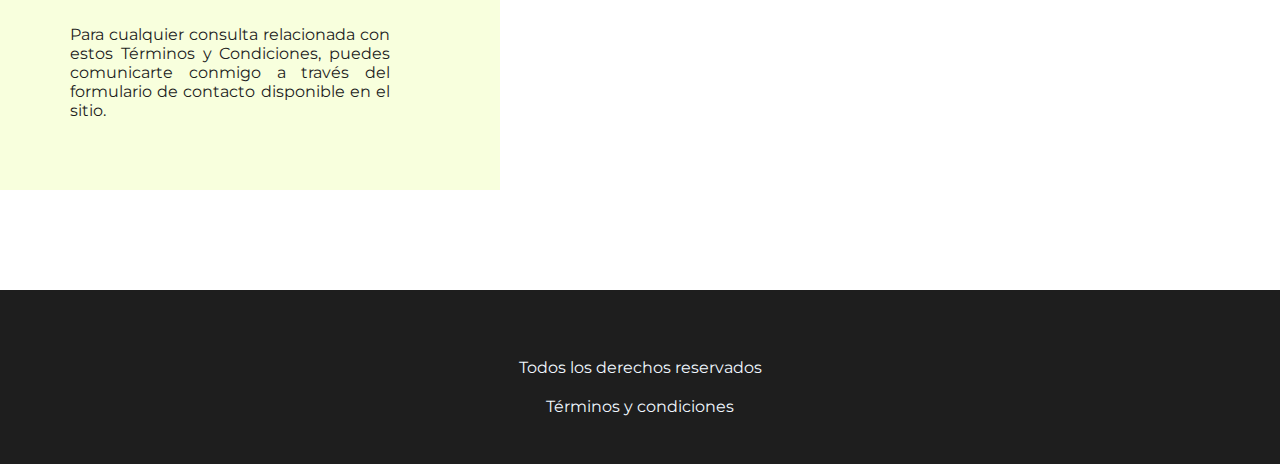
<file: terminosycondiciones.html>
<!DOCTYPE html>
<html lang="es">

<head>
    <meta charset="UTF-8">
    <meta name="viewport" content="width=device-width, initial-scale=1.0">
    <title>Portfolio</title>

    <!-- google fonts -->

    <link rel="preconnect" href="https://fonts.googleapis.com">
    <link rel="preconnect" href="https://fonts.gstatic.com" crossorigin>
    <link href="https://fonts.googleapis.com/css2?family=Montserrat:ital,wght@0,100..900;1,100..900&display=swap"
        rel="stylesheet">

    <!-- google icons -->
    <link rel="stylesheet"
        href="https://fonts.googleapis.com/css2?family=Material+Symbols+Outlined:opsz,wght,FILL,GRAD@24,400,0,0&icon_names=menu">
    <link rel="stylesheet" href="https://fonts.googleapis.com/css2?family=Material+Symbols+Outlined&display=swap">



    <!-- css styles -->
    <link rel="stylesheet" href="./css/reset.css">
    <link rel="stylesheet" href="./css/style.css">
    <link rel="stylesheet" href="/css/projects.css">
    <link rel="stylesheet" href="./css/terms.css">


    <!-- javascript -->
    <script defer src="./js/script.js"></script>
</head>

<body>

    <header class="Header">

        <a class="Header-logo" href="./index.html">sonia palomo*</a>

        <span class="Header-menuBtn material-symbols-outlined" id="menuBtn">
            menu
        </span>


        <ul class="Header-menuNav">
            <li><a href="./index.html">home</a></li>
            <li><a href="./about.html">about</a></li>
            <li><a href="./projects.html">projects</a></li>

            <li><a href="./contact.html">contact</a></li>
        </ul>

    </header>

    <main>

        <section class="Section-comun">

            <h1 class="Section-title">Términos y condiciones</h1>

        </section>

        <section class="Section-info ">


            <div class="Container">
            <h2 class="Section-subtitle u-bold">GENERALIDADES</h2>
            <p> Sonia Palomo gestiona este sitio web. En todo el sitio, los términos "nosotros",
                "nos" y "nuestro" se refieren en lo sucesivo a sonia palomo. sonia
                palomo ofrece esta página web, incluida toda la información, las herramientas y los servicios que se
                ponen en este sitio a disposición suya, el usuario,
                siempre y cuando acepte la totalidad de los términos, condiciones, políticas y avisos contemplados aquí.
                Al visitar nuestro sitio y/o comprarnos algo, usted interactúa con nuestro "Servicio" y reconoce como
                vinculantes los siguientes términos y
                condiciones (denominados en lo sucesivo "Términos del servicio" )incluidos aquellos términos y
                condiciones adicionales y las políticas
                que se mencionan aquí y/o disponibles por medio de hipervínculo. Estos Términos del servicio se aplican
                a todos los usuarios del sitio, incluyendo de
                manera enunciativa mas no limitativa los usuarios que son navegadores, proveedores, clientes,
                comerciantes y/o que aporten contenido.
                Lea estos Términos del servicio detenidamente antes de acceder o utilizar nuestra página web. Al acceder
                o utilizar cualquier parte del sitio, usted
                acepta estos Términos del servicio. Si no acepta la totalidad de los términos y condiciones de este
                acuerdo, no podrá acceder al sitio web ni utilizar
                ningún servicio. Si estos Términos del servicio se considerasen una oferta, la aceptación se limita
                expresamente a los presentes Términos del servicio.
                Las nuevas funciones o herramientas que se agreguen a la tienda actual también estarán sujetas a los
                Términos del servicio. Puede revisar la versión
                más reciente de los Términos del servicio en cualquier momento en esta página. Nos reservamos el derecho
                de actualizar, cambiar o reemplazar
                cualquier parte de los presentes Términos del servicio mediante la publicación de actualizaciones o
                cambios en nuestra página web. Es su
                responsabilidad revisar esta página periódicamente para ver los cambios. Su uso de la página web o el
                acceso a ella de forma continuada después de
                la publicación de cualquier cambio constituye la aceptación de dichos cambios.
                Nuestra tienda está alojada en Shopify Inc. Nos proporcionan la plataforma de comercio electrónico en
                línea que nos permite venderle nuestros
                productos y servicios.

            </p>

        </div>
             

        <div class="Container">
            <h2 class="Section-subtitle u-bold">SECCIÓN 1: ACEPTACIÓN DE LOS TÉRMINOS</h2>
            
            <p>Al acceder y utilizar este sitio web, aceptas cumplir con los siguientes Términos y Condiciones. Si no estás de acuerdo con alguno de ellos, por favor no utilices este sitio.

            </p>
        </div>


        <div class="Container">  
            <h2 class="Section-subtitle u-bold">SECCIÓN 2: PROPIEDAD INTELECTUAL</h2>
            <p>Todo el contenido incluido en este sitio (imágenes, textos, diseños, gráficos, logotipos, etc.) es propiedad de Sonia Palomo o ha sido autorizado para su uso, y está protegido por leyes de propiedad intelectual. No se permite el uso no autorizado, reproducción o distribución del contenido sin consentimiento previo por escrito.

                .</p>
        </div>

        <div class="Container">  
            <h2 class="Section-subtitle u-bold">SECCIÓN 3:USO DEL SITIO </h2>
            <p>  Este sitio está diseñado exclusivamente con fines informativos y de presentación del portafolio profesional de Sonia Palomo. No está permitido:</p>
                <ul style="text-align: justify; ;">

              <li><p>-Usar el sitio con fines comerciales sin autorización.</p></li> 
                
                <li><p>-Copiar o reutilizar el contenido sin permiso.</p></li>
                
                <li><p>-Interferir con el funcionamiento del sitio mediante ataques o código malicioso.</p></li>
                
            </ul>
                  
        </div>

        <div class="Container">  
            <h2 class="Section-subtitle u-bold">SECCIÓN 4: ENLACES A TERCEROS</h2>
            <p>  Este sitio puede contener enlaces a otros sitios web. No soy responsable del contenido o prácticas de privacidad de dichos sitios externos.  </p>
        </div>

        <div class="Container">  
            <h2 class="Section-subtitle u-bold">SECCIÓN 5: EXCLUSION DE responsabilidad</h2>
            <p>  Aunque se hace todo lo posible por mantener la información actualizada y correcta, no garantizo la exactitud, integridad o disponibilidad constante del contenido. El uso de este sitio es bajo tu propio riesgo.</p>
           
        </div>

        
       
        <div class="Container">  
            <h2 class="Section-subtitle u-bold">SECCIÓN 6: CAMBIOS EN LOS TÉRMINOS</h2>
            <p>  Me reservo el derecho de modificar estos Términos y Condiciones en cualquier momento sin previo aviso. Los cambios entrarán en vigor una vez publicados en esta página.</p>
        </div>

        <div class="Container">  
            <h2 class="Section-subtitle u-bold">SECCIÓN 7: CONTACTO</h2>
            <p>  Para cualquier consulta relacionada con estos Términos y Condiciones, puedes comunicarte conmigo a través del formulario de contacto disponible en el sitio.</p>
        </div>

        </section>

    </main>
    <footer>
        <p>Todos los derechos reservados</p>
        <a href="./terminosycondiciones.html">Términos y condiciones</a>
    </footer>

</body>

</html>
</file>
<file: css/style.css>
/*Fuentes*/

@font-face {
    font-family: 'GrandSlang';
    src: url('../fonts/GrandSlang-Roman.woff') format('woff');
    font-weight: 100;
    font-style: normal;

}

@font-face {
    font-family: 'GrandSlangIta';
    src: url('../fonts/GrandSlang-Italic.woff') format('woff');
    font-weight: 100;
    font-style: italic;

    /* Fonts made by <a href="http://www.webfontfree.com" target="_blank">Web Free Fonts</a> is licensed by <a href="http://creativecommons.org/licenses/by/4.0/" target="_blank">CC 4.0 BY</a> */
}

@font-face {
    font-family: 'Ogg';
    src: url('../fonts/Ogg-Regular.otf') format('opentype');
    font-weight: normal;
    font-style: normal;
}

/*Variables CSS*/
:root {

    --light-lemon: #f8ffdd;

    --sweet-pink: #ffdaf9;
    --basic-black: #1e1e1e;

    --font-sans: 'Montserrat';
    --font-serif: 'GrandSlang', sans-serif;
    --font-serif-ita: 'GrandSlangIta';

    --box-shadow: 3px 3px 1px #6464641c;

}


/* MOBILE FIRST */

html,
body {
    height: 100%;
    margin: 0;
    padding: 0;
}

body {
    display: flex;
    flex-direction: column;
    min-height: 100vh;

}

p {
    font-family: var(--font-sans);
    font-size: 1rem;
    width: 90%;
    padding:20px;
}

 p .Highlight{
    font-family: var(--font-serif);
    font-style: italic;
    font-size: 20px;
    padding-left: 10px;
}


.Btn{

    display: inline-block;
    color: none;
    border: 1px solid var(--basic-black);
    border-radius: 50px;
    padding: 16px 32px;
   
    font-family: var(--font-sans);
    font-size: 14px;
    letter-spacing: 1px;
    background-color: #ffdaf900;
    cursor:pointer;
    -webkit-transition: ease-out 0.6s;
    -moz-transition: ease-out 0.6s;
    transition: ease-out 0.6s;

    
}

.Btn:hover{
  /* background-color: rgba(0, 0, 0, 0);
   */
  box-shadow: inset 400px 0 0 0 var(--light-lemon);
  color: #000000;
}

.Header {

    display: flex;
    justify-content: space-between;
    z-index: 2;
    width: 100%;
    padding: 2rem;
    position: fixed;

    transition: background-color 0.3s ease-in-out, box-shadow 0.3s ease-in-out, opacity 10%;

}

.Header.scrolled{
    background-color: rgba(255, 255, 255, 0.3);
    backdrop-filter: blur(10px); /* desenfoque */
    -webkit-backdrop-filter: blur(10px); /* soporte para Safari */
    box-shadow: var(--box-shadow);
    
}

.Header-logo {

    display: flex;
    flex-direction: row;
    font-family: var(--font-serif);
    letter-spacing: -1px;
    font-size: 2rem;
    color: var(--basic-black);
    transition: transform 0.2s ease-in-out;
}

.Header-logo:hover {
    transform: scale(1.1);
    color: var(--light-lemon);
}

/* li de enlaces del menú de navegación (hidden en mobile) y se abre al hacer click en menuBtn */
.Header-menuNav {

    background-color: var(--basic-black);
    opacity: 95%;
    position: relative;

    color: var(--light-lemon);
    display: none;
    font-family: var(--font-serif);
    gap: 50px;
    
    
}

.Header-menuNav li {
    font-size: 3rem;
    transition: transform 0.2s ease-in-out;
   
    
}

.Header-menuNav li:hover {
    transform: scale(1.1);
   
   
}

.Header-menuNav.Active {
    display: flex;
    flex-direction: column;
    align-items: center;
    justify-content: center;
    position: absolute;
    padding: 5rem;
    left: 0%;

    top: 0%;
    width: 100%;
    height: 100vh;
}

.material-symbols-outlined {
    display: flex;
    justify-content: center;
    align-items: center;
    font-size: 2rem;

    cursor: pointer;

    z-index: 3;

    transition: transform 0.3s ease-in-out;
}

.material-symbols-outlined:hover {
    transform: scale(1.1);
    color: var(--light-lemon);
    
}

main {
    flex: 1;
    display: flex;
    flex-direction: column;
}

.Section {
    display: flex;
    flex-direction: column;
    align-items: center;
    justify-content: center;
    text-align: center;
    position: sticky;
    top: 0;
    height: 100vh;
    transition: opacity 0.5s ease;
    z-index: 1;

}

.Section--hero {
    display: flex;
    flex-direction: column;

    align-items: center;
    justify-content: center;
    position: sticky;
    top: 0;
    height: 100vh;

    transition: opacity 0.5s ease;
    z-index: 1;

}

.Section-title {
    font-family: var(--font-serif-ita);
    padding: 0.5rem;
    font-size: 2rem;
    font-weight: 500;
}

.Section-title--bigger {

    color: var(--light-lemon);
    display: flex;
    flex-direction: column;
    justify-content: center;

 
    text-align: center;
    margin: 3rem;

    font-family: var(--font-serif);
    font-size: 3.5rem;
    font-weight: 100;
    
   

}

.Section-subtitle {
    color: var(--basic-black);

    display: flex;
    flex-direction: column;
    align-items: center;
    justify-content: center;
    text-align: center;
    font-weight: 200;
    font-size: 1.2rem;
    width: 80%;
    font-family: var(--font-sans);
 


}

.Section:nth-child(1) {
  
    background-image: url(../sources/images/bg-2.webp);
   
    background-size: cover;
    box-shadow: var(--box-shadow);

}

.Section:nth-child(2) {

    background-image: url(../sources/images/bg-1.webp);

    background-size: cover;

    box-shadow: var(--box-shadow);
}


.Section:nth-child(3) {
    background-image: url(../sources/images/bg-3.webp);
    background-size: cover;
    box-shadow: var(--box-shadow);
}

.Wrapper {
    height: 400vh;
   
}




footer {
    background-color: #1e1e1e;
    color: aliceblue;
    padding: 3rem;
    display: flex;
    flex-direction: column;
    align-items: center;
    text-align: center;
    font-family: var(--font-sans);

    z-index: 1;
}



@media (min-width: 768px) {

    .p{
        width: 90%;
    }


    .Header {
        padding-left: 3rem;
        padding-right: 3rem;
    }

    .Header-menuBtn {
        display: none;
    }

    .Header-menuNav {
        height: fit-content;
        display: flex;
        background-color: rgba(255, 255, 255, 0);
        color: var(--basic-black);
        max-width: fit-content;
        flex-direction: row;
        justify-content: flex-start;
        align-items: center;
        gap: 3rem;
    }

    .Header-menuNav li {
        font-size: 1.5rem;
    }

    .Section--hero{
      
        background-color: #ffdaf9;
        display: flex;
        justify-content: center;
        align-items:center;
        text-align: center;


    }

    .Section-title {
        font-size:5rem;
        width: 800px;
        text-align: center;
  
        color: var(--basic-black );
    }

    .Section-info {
        font-size:1rem;
        width: 500px;
        text-align: center;
  
        color: var(--basic-black );
    }



    .Section-title--bigger {
        font-size:8rem;
        text-align: center;
  
        color: var(--light-lemon);
    }

    .Section-subtitle {
        display: flex;
        flex-direction: row;
        align-items: center;
        justify-content: center;
        font-size: 1.5rem;
        font-family: var(--font-sans);
        font-weight: 100;
        color: var(--basic-black);
        margin-top: 50px;


    }



}
</file>
<file: css/about.css>
.Bg {
 
    background:url(../sources/images/aboutme.webp);

}

.Section-about{

    display: flex;
    flex-direction: column;

    align-items: center;
    justify-content: center;
    
    gap: 10px;
}

.Container {
 
    width: 90%;
    min-height: 700px;

    padding: 50px;


}


.Container-title{


    text-align: center;

    font-family: var(--font-sans);
    font-weight: 200;

    font-size: 2rem;

}

.Container-subtitle{



    font-family: var(--font-sans);
    font-weight: 200;

    font-size: 1.5rem;

}


/* Acordeón */
.Bloque {

    display: flex;
    flex-direction: column;
    align-items: center;
    margin-bottom: 1rem;
    margin-top: 1rem;
    width: 100%;


}

.Bloque-title {

    text-align: center;
    background-color: none;
    border-bottom: 1px solid;
    font-family: var(--font-serif);
    border-radius: 0px;
    padding: 1em;
    width: 200px;


    cursor: pointer;

}

.Bloque-destacado {
    padding-bottom: 0px;
    display: flex;
    flex-direction: column;
    justify-content: center;
    align-items: center;
    

}

.Bloque-content {

    display: flex;
    flex-direction: column;
    justify-content: center;
    align-items: center;
    text-align: center;
    text-align: justify;

   max-height: 0;
   overflow: hidden;
   opacity:0 ;
   transform: translateY(-20px);

   transition: 
   max-height 0.8s ease,
   opacity 0.8s ease,
   transform 0.8s ease;

   /* extra para visualizacion en safari */
   will-change: max-height, opacity, transform;

}


.Bloque-content.active {
   
    max-height: 1000px;
    opacity: 1;
    transform: translateY(0);

}

ul {

    display: flex;
    flex-direction: column;

    justify-content: start;
    max-width: 500px;


}

.Bloque-content li {
    font-family: var(--font-sans);
    padding-top: 0.5rem ;
}


@media (min-width: 1140px) {

    .Section-about{
      

        display: flex;
        flex-direction:row;
        align-items: center;
        justify-content: center;
        padding-top: 5rem;
        gap: 10px;
    }

    .Container{
    
        width: 500px;
    }

  


}
</file>
<file: css/contact.css>
.Section--container {


    display: flex;
    flex-direction: column;
    align-items: center;
    justify-content: center;
    width: 95%;
    margin-bottom: 100px;
    gap:50px

}


.Form {


    display: flex;
    flex-direction: column;
    justify-content: space-between;
    gap: 10px;
  
}

.Name,
.Email,
.Text-area,
.Asunto {

    border: none;
    border-bottom: solid 1px;
    font-family: var(--font-sans);
    font-size: 1rem;
    height: 2rem;
    width: 100%;

}

.Text-area {
    height: auto;
    max-height: 10rem;
    max-width: 900px;


}



.Imagen-perfil {
    opacity: 60%;
    display: flex;


    justify-content: center;
}

.Imagen-perfil-size {
    width: 75%;


}



@media (min-width: 768px) {




    .Section--container {
        padding-top: 3rem;
        display: flex;
        flex-direction: row;
    }

    .Section--container-redes {

        display: flex;
        flex-direction: column;
        align-items: center;
        padding-top: 0px;
    }



    .Section-subtitle {

        justify-content: center;

    }

    .Imagen-perfil {

        opacity: 60%;
        max-width: 500px;

    }

    .Imagen-perfil-size {
        width: 100%;

    }
}
</file>
<file: css/layout.css>
.Section:nth-child(1) {

    background-image:url(../sources/images/scheint-1.png);
    background-attachment: fixed;
    background-size:cover;
justify-content: center;
position: relative;
}

.Image-container {
    
    width: 100%;
 
    overflow: hidden;
    display: flex;
    flex-direction: row;
    justify-content: center;
    align-items: center;


}

.Section-tags {


    display: flex;
    flex-direction: row;

    gap: 16px;

    margin: 16px;

}

.Tag-item {

   

    border: 1px solid;

    font-family: var(--font-sans);
    font-size: 1rem;

    border-radius: 50px;
    padding: 0.5em;


}





@media (min-width: 1140px) {

    .Section-topper {


   
        display: flex;
        flex-direction: row;
       
        align-items: center;



    }



    .Section--projects {
        justify-content: center;


    }

    .Section-tags {


        display: flex;
        flex-direction: row;

        gap: 16px;

        margin: 16px;

    }

    .Tag-item {

       

        border: 1px solid;

        font-family: var(--font-sans);
        font-size: 1.2rem;

        border-radius: 50px;
        padding: 0.5em;


    }

    .Image-container {

        

        width: 100vw;
   
        overflow: hidden;

        margin: 50px;


    }

    .Image-content{
        width: 100%;
        height: 100%;
        object-fit: cover;
    }


    .Info-blur{
        justify-content: center;
        width: 100%;
        height: 100%;
 

        background-color: rgba(255, 255, 255, 0.3);
        
        backdrop-filter: blur(5px);

        position: fixed;

        box-shadow: var(--box-shadow);
    }

    .Section-info{
        max-width: 100%;

        padding: 5rem;
    }

}
</file>
<file: css/projects.css>
.Grid{
    
    display: grid;
    grid-template-columns: repeat(1,1fr);
    grid-template-rows: repeat(6,1fr);

    text-align: start;

    gap: 10px;
    margin: 3rem;

}

.Grid-item{
    display: flex;
    flex-direction: column;
    overflow: hidden;
    display:flex;
    justify-content: center;
    width: 100%;
    height: 100%;
}


.Grid a{
    display:flex;
    justify-content: center;
    align-items: center;
    width: 100%;
    height: 100%;
    overflow: hidden;
    transition: transform 0.3s ease;
    
}

.Grid a:hover{
    transform: scale(1.1);
}
.Grid-itemSize{
    width: 100%;
    height: 100%;
    object-fit: cover;
    opacity: 70%;

}

.Grid-itemSize:hover{

    width: 100%;
    height: 100%;
    object-fit: cover;
    opacity: 100%;

}

@media (min-width: 768px) {

    .Grid{

         max-width: 1140px;
         display: grid;
         grid-template-columns: repeat(2,1fr);
         grid-template-rows:repeat(3,400px);

         place-items: center;


         margin: 10rem;
     
      
     }

     

}

@media (min-width: 1140px) {

    .Grid{

         max-width: 1140px;
         display: grid;
         grid-template-columns: repeat(3,1fr);
         grid-template-rows:repeat(3,400px);

         place-items: center;


         margin: 10rem;
     
      
     }

     

}
</file>
<file: css/terms.css>
.Section-subtitle{
    align-self: center ;
}

.Section-info{
    max-width: 100%;
}
.Container{
    width: 100%;
    display: flex;
    flex-direction: column;
    align-items: start;
   
  
    margin-bottom: 100px;
    text-align: justify;

    background-color: var(--light-lemon);
    padding: 50px;


}

.u-bold{
    font-weight: 500;
}
</file>
